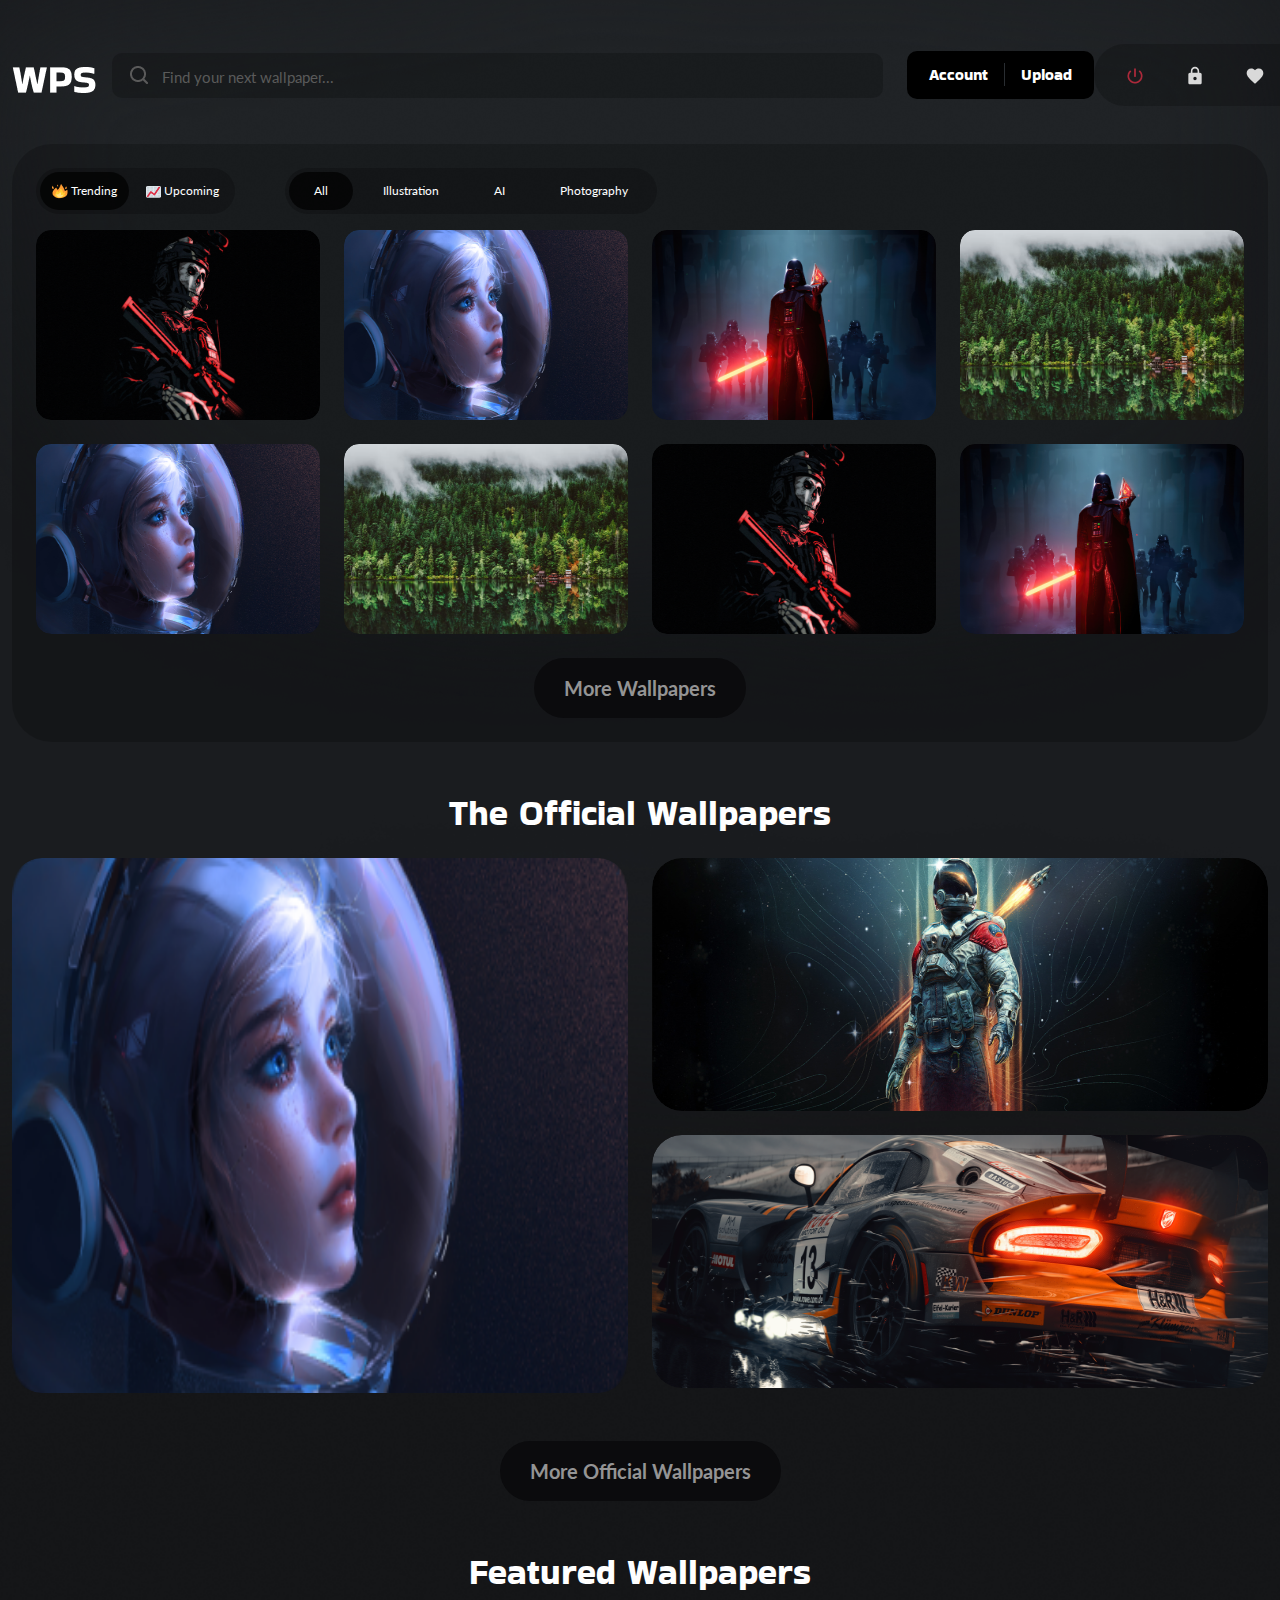
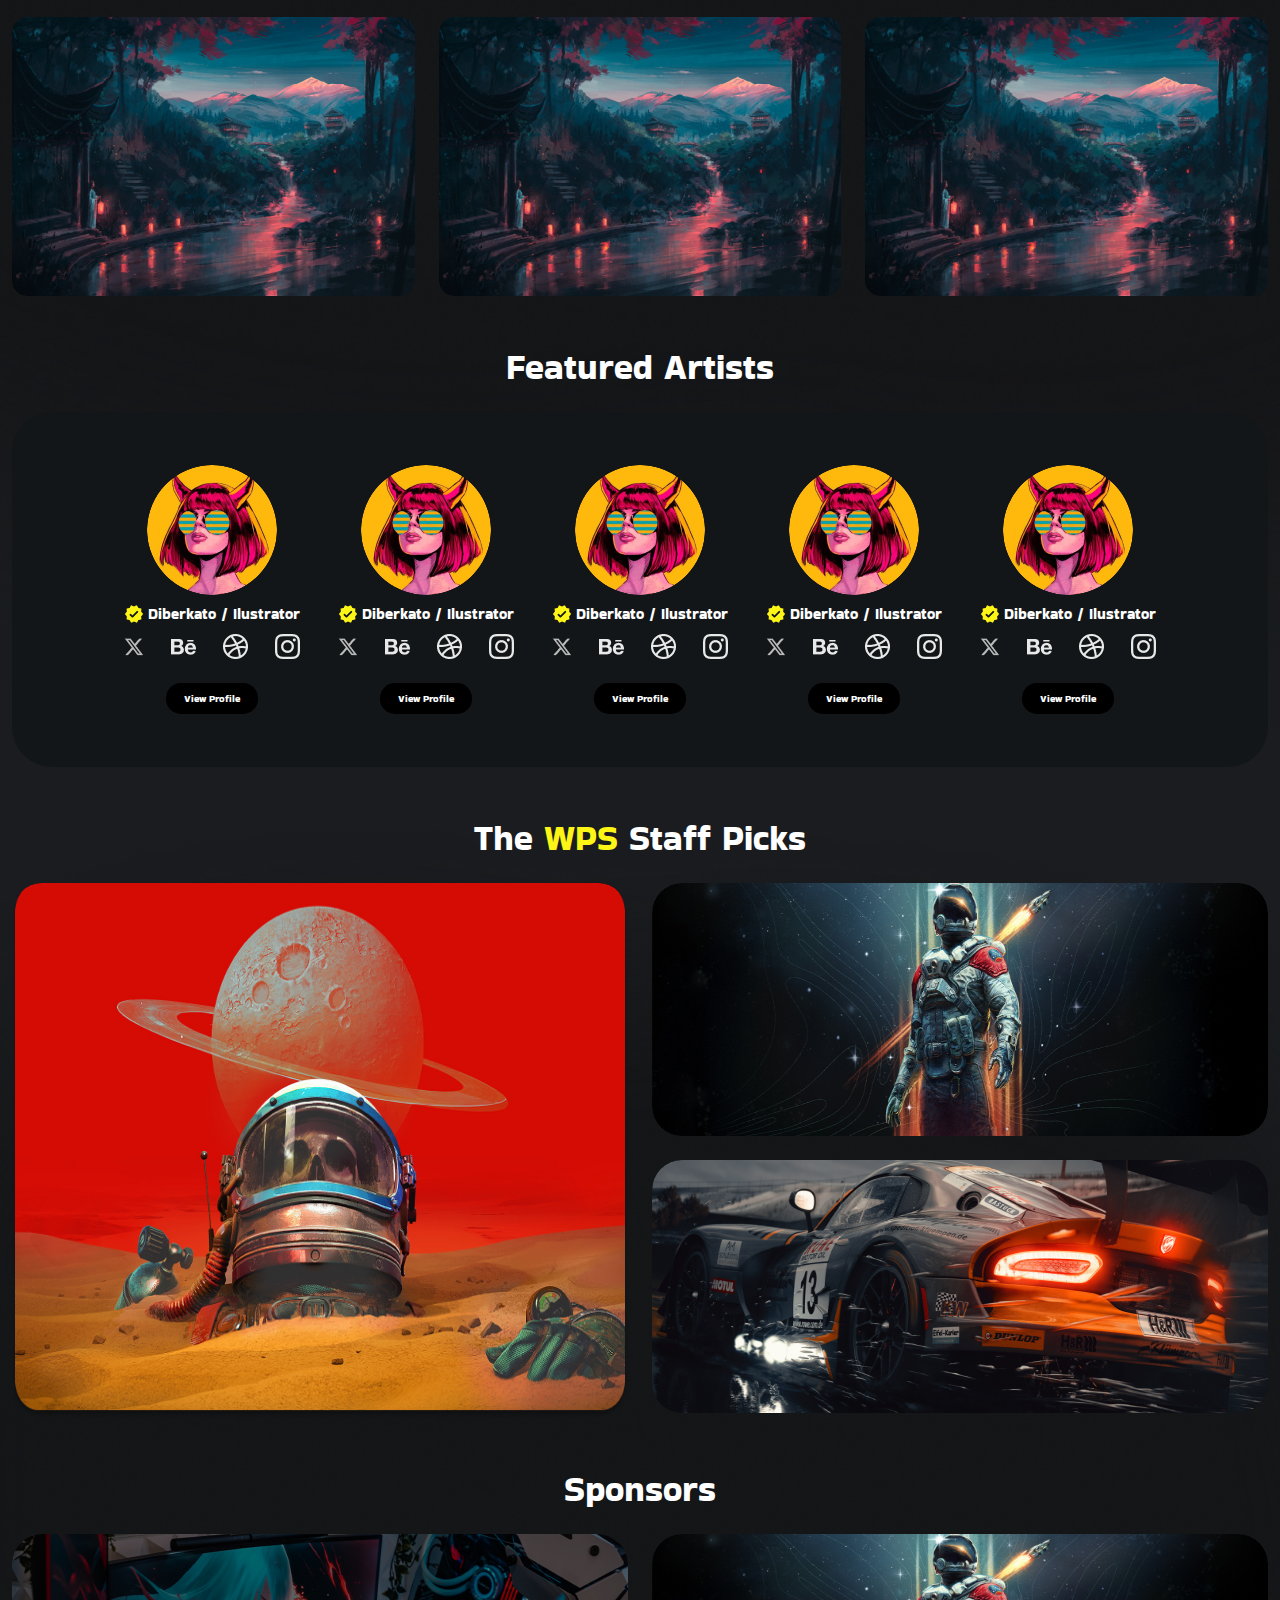
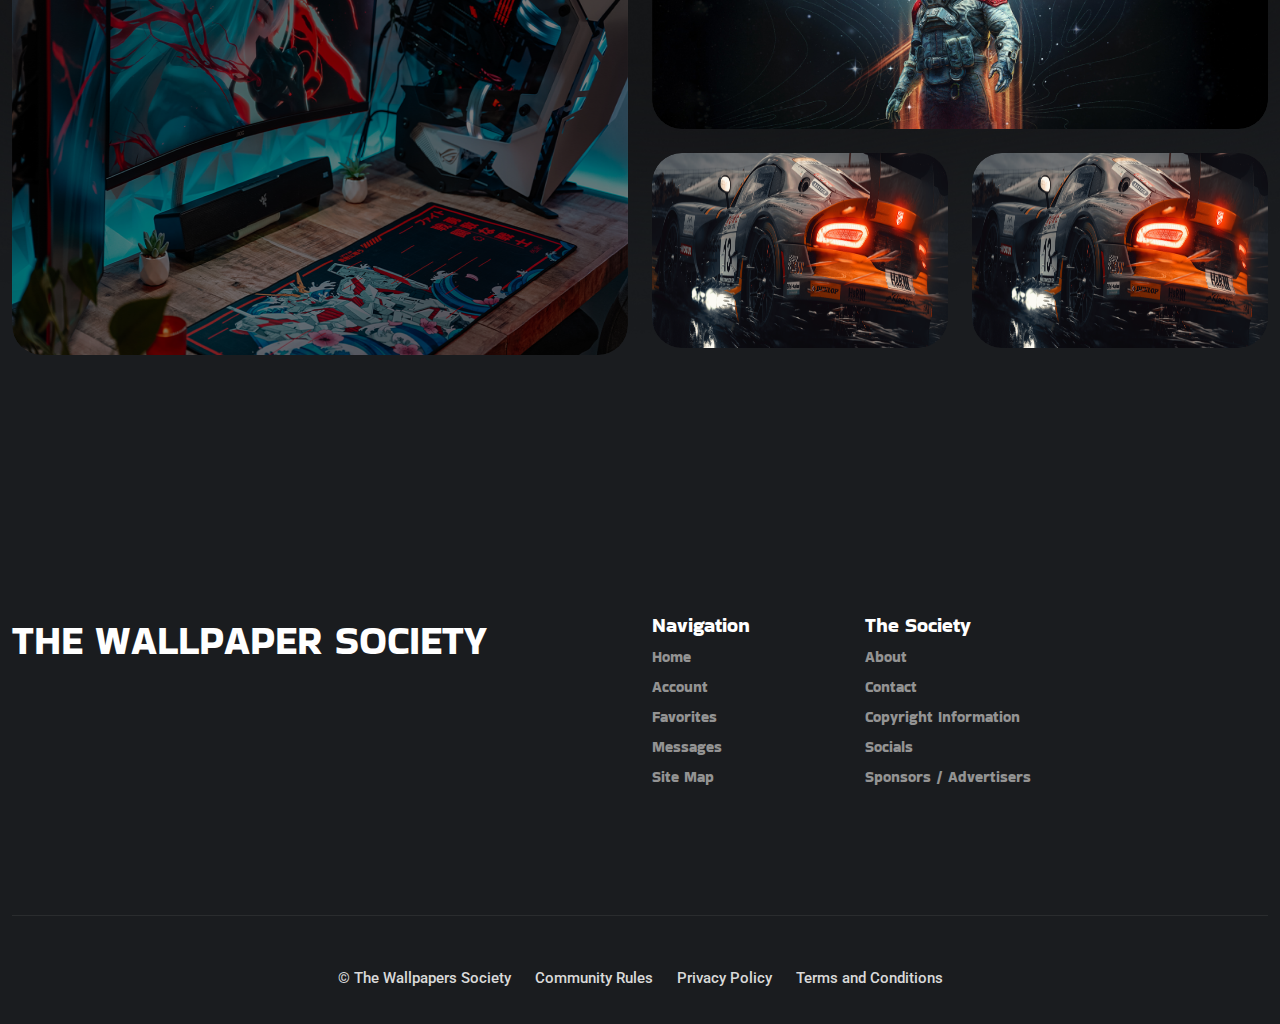
<file: index.html>
<!DOCTYPE html>
<html lang="en">

<head>
    <meta charset="UTF-8">
    <meta name="viewport" content="width=device-width, initial-scale=1.0">
    <link href="https://cdn.jsdelivr.net/npm/bootstrap@5.3.0/dist/css/bootstrap.min.css" rel="stylesheet">
    <link rel="stylesheet" href="https://cdnjs.cloudflare.com/ajax/libs/font-awesome/4.7.0/css/font-awesome.min.css">
    <link rel="shortcut icon" href="./assets/favicon.png" type="image/x-icon">
    <link rel="stylesheet" href="./css/style.css">
    <link rel="stylesheet" href="./css/responsive.css">
    <title>Home</title>
</head>

<body>
    <main>
        <div class="bgShadowTop">
            <header>
                <nav class="navbar navbar-expand-lg">
                    <div class="container">
                        <a class="navbar-brand" href="index.html">
                            <img src="./assets/logo.png" alt="Logo">
                        </a>
                        <button class="navbar-toggler" type="button" data-bs-toggle="collapse"
                            data-bs-target="#navbarSupportedContent" aria-controls="navbarSupportedContent"
                            aria-expanded="false" aria-label="Toggle navigation">
                            <span>
                                <i class="fa fa-bars"></i>
                            </span>
                        </button>
                        <div class="collapse navbar-collapse" id="navbarSupportedContent">
                            <ul class="navbar-nav me-auto mb-2 mb-lg-0 align-items-center">
                                <li class="nav-item">
                                    <form class="d-flex">
                                        <div class="searchNav">
                                            <input class="w-100" type="search"
                                                placeholder="Find your next wallpaper...">
                                        </div>
                                    </form>
                                </li>
                                <li class="nav-item">
                                    <ul class="navBg d-flex justify-content-center gap-3">
                                        <li class="accountParent">
                                            <a class="nav-link" href="#">Account</a>
                                            <div class="accountChild">
                                                <div class="row navBorder">
                                                    <div class="col-6">
                                                        <div class="childInner d-flex flex-column gap-3 text-nowrap"
                                                            style="border-right: 1px solid #292D31;">
                                                            <a href="login.html">
                                                                <span>
                                                                    <svg xmlns="http://www.w3.org/2000/svg" width="14"
                                                                        height="14" viewBox="0 0 14 14" fill="none">
                                                                        <path
                                                                            d="M6.66667 6.66667C8.50833 6.66667 10 5.175 10 3.33333C10 1.49167 8.50833 0 6.66667 0C4.825 0 3.33333 1.49167 3.33333 3.33333C3.33333 5.175 4.825 6.66667 6.66667 6.66667ZM6.66667 8.33333C4.44167 8.33333 0 9.45 0 11.6667V13.3333H13.3333V11.6667C13.3333 9.45 8.89167 8.33333 6.66667 8.33333Z"
                                                                            fill="white" />
                                                                    </svg>
                                                                </span>
                                                                Login
                                                            </a>
                                                            <a href="profile.html">Profile</a>
                                                            <a href="#">Favorites</a>
                                                            <a href="#">Collections</a>
                                                        </div>
                                                    </div>
                                                    <div class="col-6" s>
                                                        <div class="childInner d-flex flex-column gap-3 text-nowrap">
                                                            <a href="register.html">
                                                                <span>
                                                                    <svg xmlns="http://www.w3.org/2000/svg" width="17"
                                                                        height="15" viewBox="0 0 17 15" fill="none">
                                                                        <path fill-rule="evenodd" clip-rule="evenodd"
                                                                            d="M5.5 11.1663L8 8.71634C7.675 8.68301 7.43333 8.66634 7.16667 8.66634C4.94167 8.66634 0.5 9.78301 0.5 11.9997V13.6663H8L5.5 11.1663ZM7.16667 6.99967C9.00833 6.99967 10.5 5.50801 10.5 3.66634C10.5 1.82467 9.00833 0.333008 7.16667 0.333008C5.325 0.333008 3.83333 1.82467 3.83333 3.66634C3.83333 5.50801 5.325 6.99967 7.16667 6.99967Z"
                                                                            fill="white" />
                                                                        <path fill-rule="evenodd" clip-rule="evenodd"
                                                                            d="M10.8917 14.0827L8 11.166L9.16667 9.99102L10.8917 11.7243L15.1667 7.41602L16.3333 8.59102L10.8917 14.0827Z"
                                                                            fill="white" />
                                                                    </svg>
                                                                </span>
                                                                Register
                                                            </a>
                                                            <a href="#">Messages</a>
                                                            <a href="#">The Vault</a>
                                                            <a href="setting.html">Settings</a>
                                                        </div>
                                                    </div>
                                                </div>
                                                <button class="logoutBtn mx-auto">
                                                    <img src="./assets/logout.png" alt="Logout">
                                                    Log Out
                                                </button>
                                            </div>
                                        </li>
                                        <li>
                                            <span style="border-right: 1px solid #292D31;"></span>
                                        </li>
                                        <li>
                                            <a class="nav-link" href="#">Upload</a>
                                        </li>
                                    </ul>
                                </li>
                            </ul>
                            <div class="profileMenu">
                                <button>
                                    <img src="./assets/profileLogout.png" alt="Logout">
                                </button>

                                <a href="#" class="lock">
                                    <span>
                                        <svg xmlns="http://www.w3.org/2000/svg" width="20" height="20"
                                            viewBox="0 0 20 20" fill="none">
                                            <g clip-path="url(#clip0_1651_1279)">
                                                <path
                                                    d="M15.0002 6.66634H14.1668V4.99967C14.1668 2.69967 12.3002 0.833008 10.0002 0.833008C7.70016 0.833008 5.8335 2.69967 5.8335 4.99967V6.66634H5.00016C4.0835 6.66634 3.3335 7.41634 3.3335 8.33301V16.6663C3.3335 17.583 4.0835 18.333 5.00016 18.333H15.0002C15.9168 18.333 16.6668 17.583 16.6668 16.6663V8.33301C16.6668 7.41634 15.9168 6.66634 15.0002 6.66634ZM10.0002 14.1663C9.0835 14.1663 8.3335 13.4163 8.3335 12.4997C8.3335 11.583 9.0835 10.833 10.0002 10.833C10.9168 10.833 11.6668 11.583 11.6668 12.4997C11.6668 13.4163 10.9168 14.1663 10.0002 14.1663ZM12.5835 6.66634H7.41683V4.99967C7.41683 3.57467 8.57516 2.41634 10.0002 2.41634C11.4252 2.41634 12.5835 3.57467 12.5835 4.99967V6.66634Z"
                                                    fill="#D9D9D9" />
                                            </g>
                                            <defs>
                                                <clipPath id="clip0_1651_1279">
                                                    <rect width="20" height="20" fill="white" />
                                                </clipPath>
                                            </defs>
                                        </svg>
                                    </span>
                                </a>

                                <a href="#" class="favourite">
                                    <span>
                                        <svg xmlns="http://www.w3.org/2000/svg" width="20" height="20"
                                            viewBox="0 0 20 20" fill="none">
                                            <g clip-path="url(#clip0_1651_1280)">
                                                <path
                                                    d="M9.99984 17.7917L8.7915 16.6917C4.49984 12.8 1.6665 10.2333 1.6665 7.08333C1.6665 4.51667 3.68317 2.5 6.24984 2.5C7.69984 2.5 9.0915 3.175 9.99984 4.24167C10.9082 3.175 12.2998 2.5 13.7498 2.5C16.3165 2.5 18.3332 4.51667 18.3332 7.08333C18.3332 10.2333 15.4998 12.8 11.2082 16.7L9.99984 17.7917Z"
                                                    fill="#D9D9D9" />
                                            </g>
                                            <defs>
                                                <clipPath id="clip0_1651_1280">
                                                    <rect width="20" height="20" fill="white" />
                                                </clipPath>
                                            </defs>
                                        </svg>
                                    </span>
                                </a>

                                <a href="accountSetting.html" class="accSetting">
                                    <span>
                                        <svg xmlns="http://www.w3.org/2000/svg" width="20" height="20"
                                            viewBox="0 0 20 20" fill="none">
                                            <g clip-path="url(#clip0_1651_1277)">
                                                <path
                                                    d="M9.99984 1.66699C5.39984 1.66699 1.6665 5.40033 1.6665 10.0003C1.6665 14.6003 5.39984 18.3337 9.99984 18.3337C14.5998 18.3337 18.3332 14.6003 18.3332 10.0003C18.3332 5.40033 14.5998 1.66699 9.99984 1.66699ZM9.99984 4.16699C11.3832 4.16699 12.4998 5.28366 12.4998 6.66699C12.4998 8.05033 11.3832 9.16699 9.99984 9.16699C8.6165 9.16699 7.49984 8.05033 7.49984 6.66699C7.49984 5.28366 8.6165 4.16699 9.99984 4.16699ZM9.99984 16.0003C7.9165 16.0003 6.07484 14.9337 4.99984 13.317C5.02484 11.6587 8.33317 10.7503 9.99984 10.7503C11.6582 10.7503 14.9748 11.6587 14.9998 13.317C13.9248 14.9337 12.0832 16.0003 9.99984 16.0003Z"
                                                    fill="#D9D9D9" />
                                            </g>
                                            <defs>
                                                <clipPath id="clip0_1651_1277">
                                                    <rect width="20" height="20" fill="white" />
                                                </clipPath>
                                            </defs>
                                        </svg>
                                    </span>
                                </a>

                                <a href="profile.html">
                                    <div class="profileImg text-center">
                                        <img src="./assets/profile.png" alt="Profile Image">
                                    </div>
                                </a>
                            </div>
                        </div>
                    </div>
                </nav>
            </header>

            <!-- Trending Start -->
            <section>
                <div class="container">
                    <div class="trending all_mb">
                        <div class="trendingHeader d-flex flex-wrap justify-content-start align-items-center mb-3">
                            <div class="allBtn btnCustom">
                                <button class="allBtnActive">
                                    <img src="./assets/fire.png" alt="Trending">
                                    Trending
                                </button>
                                <button>
                                    <img src="./assets/chart.png" alt="Upcoming">
                                    Upcoming
                                </button>
                            </div>
                            <div class="allBtn">
                                <button class="allBtnActive">
                                    All
                                </button>
                                <button>
                                    Illustration
                                </button>
                                <button>
                                    AI
                                </button>
                                <button>
                                    Photography
                                </button>
                            </div>
                        </div>
                        <div class="trendingInner mb-4">
                            <div class="row gy-4">
                                <div class="col-12 col-md-3">
                                    <div class="tredImg">
                                        <a href="wallpaper.html">
                                            <img class="img-fluid" src="./assets/trending.png" alt="img">
                                        </a>
                                    </div>
                                </div>
                                <div class="col-12 col-md-3">
                                    <div class="tredImg">
                                        <a href="wallpaper.html">
                                            <img class="img-fluid" src="./assets/trending2.png" alt="img">
                                        </a>
                                    </div>
                                </div>
                                <div class="col-12 col-md-3">
                                    <div class="tredImg">
                                        <a href="wallpaper.html">
                                            <img class="img-fluid" src="./assets/trending3.png" alt="img">
                                        </a>
                                    </div>
                                </div>
                                <div class="col-12 col-md-3">
                                    <div class="tredImg">
                                        <a href="wallpaper.html">
                                            <img class="img-fluid" src="./assets/trending4.png" alt="img">
                                        </a>
                                    </div>
                                </div>
                                <div class="col-12 col-md-3">
                                    <div class="tredImg">
                                        <a href="wallpaper.html">
                                            <img class="img-fluid" src="./assets/trending2.png" alt="img">
                                        </a>
                                    </div>
                                </div>
                                <div class="col-12 col-md-3">
                                    <div class="tredImg">
                                        <a href="wallpaper.html">
                                            <img class="img-fluid" src="./assets/trending4.png" alt="img">
                                        </a>
                                    </div>
                                </div>
                                <div class="col-12 col-md-3">
                                    <div class="tredImg">
                                        <a href="wallpaper.html">
                                            <img class="img-fluid" src="./assets/trending.png" alt="img">
                                        </a>
                                    </div>
                                </div>
                                <div class="col-12 col-md-3">
                                    <div class="tredImg">
                                        <a href="wallpaper.html">
                                            <img class="img-fluid" src="./assets/trending3.png" alt="img">
                                        </a>
                                    </div>
                                </div>
                            </div>
                        </div>
                        <button class="moreBtn">
                            More Wallpapers
                        </button>
                    </div>
                </div>
            </section>
            <!-- Trending End -->
        </div>

        <div class="bgShadowMiddle">
            <!-- The Official Wallpapers Start -->
            <section>
                <div class="container all_mb">
                    <h2 class="mb-4">The Official Wallpapers</h2>
                    <div class="row gy-4">
                        <div class="col-12 col-md-6">
                            <div class="staff" style="height: 535px;">
                                <a href="#">
                                    <img class="img-fluid" src="./assets/trending2.png" alt="Img"
                                        style="height: 535px;" />
                                    <!-- <img class="img-fluid" src="./assets/official.png" alt="Img" style="height: 535px;" /> -->
                                </a>
                            </div>
                        </div>
                        <div class="col-12 col-md-6">
                            <div class="d-flex flex-column gap-4">
                                <div class="staff">
                                    <a href="#">
                                        <img class="img-fluid w-100" src="./assets/staff2.png" alt="Img"
                                            style="height: 253px;" />
                                    </a>
                                </div>
                                <div class="staff">
                                    <a href="#">
                                        <img class="img-fluid w-100" src="./assets/staff3.png" alt="Img"
                                            style="height: 253px;" />
                                    </a>
                                </div>
                            </div>
                        </div>
                    </div>
                    <button class="moreBtn mt-5">
                        More Official Wallpapers
                    </button>
                </div>
            </section>
            <!-- The Official Wallpapers End -->

            <!-- Featured Wallpapers Start -->
            <section>
                <div class="container">
                    <div class="feature all_mb">
                        <h2 class="mb-4">Featured Wallpapers</h2>
                        <div class="row gy-4">
                            <div class="col-12 col-md-6 col-lg-4">
                                <div class="tredImg">
                                    <a href="#">
                                        <img class="img-fluid w-100" src="./assets/feature.png" alt="img">
                                    </a>
                                </div>
                            </div>
                            <div class="col-12 col-md-6 col-lg-4">
                                <div class="tredImg">
                                    <a href="#">
                                        <img class="img-fluid w-100" src="./assets/feature.png" alt="img">
                                    </a>
                                </div>
                            </div>
                            <div class="col-12 col-md-6 col-lg-4">
                                <div class="tredImg">
                                    <a href="#">
                                        <img class="img-fluid w-100" src="./assets/feature.png" alt="img">
                                    </a>
                                </div>
                            </div>
                        </div>
                    </div>
                </div>
            </section>
            <!-- Featured Wallpapers End -->

            <!-- Featured Artists Start -->
            <section>
                <div class="container all_mb">
                    <h2 class="mb-4">Featured Artists</h2>
                    <div class="artist">
                        <div class="d-flex flex-column flex-lg-row justify-content-between align-items-center gap-4">
                            <div class="d-flex flex-column gap-2 align-items-center">
                                <div class="proImg overflow-hidden">
                                    <img class="mb-3" src="./assets/artist.png" alt="Profile" />
                                </div>
                                <div class="profileInner">
                                    <div class="d-flex justify-content-start gap-1 align-items-center mb-2">
                                        <img src="./assets/Verified.png" alt="img" />
                                        <p>Diberkato / Ilustrator</p>
                                    </div>
                                    <div class="d-flex justify-content-between align-items-center mb-3">
                                        <a href="#" class="overflow-hidden">
                                            <img src="./assets/twitter.png" alt="Twitter" />
                                        </a>
                                        <a href="#">
                                            <img src="./assets/behance.png" alt="Behance" />
                                        </a>
                                        <a href="#">
                                            <img src="./assets/dribble.png" alt="Dribble" />
                                        </a>
                                        <a href="#">
                                            <img src="./assets/instagram.png" alt="Instragram" />
                                        </a>
                                    </div>
                                </div>
                                <a class="viewProfile" href="#" style="font-size: 10px;">View Profile</a>
                            </div>
                            
                            <div class="d-flex flex-column gap-2 align-items-center">
                                <div class="proImg overflow-hidden">
                                    <img class="mb-3" src="./assets/artist.png" alt="Profile" />
                                </div>
                                <div class="profileInner">
                                    <div class="d-flex justify-content-start gap-1 align-items-center mb-2">
                                        <img src="./assets/Verified.png" alt="img" />
                                        <p>Diberkato / Ilustrator</p>
                                    </div>
                                    <div class="d-flex justify-content-between align-items-center mb-3">
                                        <a href="#" class="overflow-hidden">
                                            <img src="./assets/twitter.png" alt="Twitter" />
                                        </a>
                                        <a href="#">
                                            <img src="./assets/behance.png" alt="Behance" />
                                        </a>
                                        <a href="#">
                                            <img src="./assets/dribble.png" alt="Dribble" />
                                        </a>
                                        <a href="#">
                                            <img src="./assets/instagram.png" alt="Instragram" />
                                        </a>
                                    </div>
                                </div>
                                <a class="viewProfile" href="#" style="font-size: 10px;">View Profile</a>
                            </div>
                            <div class="d-flex flex-column gap-2 align-items-center">
                                <div class="proImg overflow-hidden">
                                    <img class="mb-3" src="./assets/artist.png" alt="Profile" />
                                </div>
                                <div class="profileInner">
                                    <div class="d-flex justify-content-start gap-1 align-items-center mb-2">
                                        <img src="./assets/Verified.png" alt="img" />
                                        <p>Diberkato / Ilustrator</p>
                                    </div>
                                    <div class="d-flex justify-content-between align-items-center mb-3">
                                        <a href="#" class="overflow-hidden">
                                            <img src="./assets/twitter.png" alt="Twitter" />
                                        </a>
                                        <a href="#">
                                            <img src="./assets/behance.png" alt="Behance" />
                                        </a>
                                        <a href="#">
                                            <img src="./assets/dribble.png" alt="Dribble" />
                                        </a>
                                        <a href="#">
                                            <img src="./assets/instagram.png" alt="Instragram" />
                                        </a>
                                    </div>
                                </div>
                                <a class="viewProfile" href="#" style="font-size: 10px;">View Profile</a>
                            </div>
                            <div class="d-flex flex-column gap-2 align-items-center">
                                <div class="proImg overflow-hidden">
                                    <img class="mb-3" src="./assets/artist.png" alt="Profile" />
                                </div>
                                <div class="profileInner">
                                    <div class="d-flex justify-content-start gap-1 align-items-center mb-2">
                                        <img src="./assets/Verified.png" alt="img" />
                                        <p>Diberkato / Ilustrator</p>
                                    </div>
                                    <div class="d-flex justify-content-between align-items-center mb-3">
                                        <a href="#" class="overflow-hidden">
                                            <img src="./assets/twitter.png" alt="Twitter" />
                                        </a>
                                        <a href="#">
                                            <img src="./assets/behance.png" alt="Behance" />
                                        </a>
                                        <a href="#">
                                            <img src="./assets/dribble.png" alt="Dribble" />
                                        </a>
                                        <a href="#">
                                            <img src="./assets/instagram.png" alt="Instragram" />
                                        </a>
                                    </div>
                                </div>
                                <a class="viewProfile" href="#" style="font-size: 10px;">View Profile</a>
                            </div>
                            <div class="d-flex flex-column gap-2 align-items-center">
                                <div class="proImg overflow-hidden">
                                    <img class="mb-3" src="./assets/artist.png" alt="Profile" />
                                </div>
                                <div class="profileInner">
                                    <div class="d-flex justify-content-start gap-1 align-items-center mb-2">
                                        <img src="./assets/Verified.png" alt="img" />
                                        <p>Diberkato / Ilustrator</p>
                                    </div>
                                    <div class="d-flex justify-content-between align-items-center mb-3">
                                        <a href="#" class="overflow-hidden">
                                            <img src="./assets/twitter.png" alt="Twitter" />
                                        </a>
                                        <a href="#">
                                            <img src="./assets/behance.png" alt="Behance" />
                                        </a>
                                        <a href="#">
                                            <img src="./assets/dribble.png" alt="Dribble" />
                                        </a>
                                        <a href="#">
                                            <img src="./assets/instagram.png" alt="Instragram" />
                                        </a>
                                    </div>
                                </div>
                                <a class="viewProfile" href="#" style="font-size: 10px;">View Profile</a>
                            </div>
                        </div>
                    </div>
                </div>
            </section>
            <!-- Featured Artists End -->
        </div>

        <div class="bgShadowbottom">
            <!-- The WPS Staff Picks Start -->
            <section>
                <div class="container all_mb">
                    <h2 class="mb-4">The <span style="color: #FDF516;">WPS</span> Staff Picks</h2>
                    <div class="row gy-4">
                        <div class="col-12 col-md-6">
                            <div class="staff w-100" style="height: 535px;">
                                <a href="#">
                                    <!-- <img class="img-fluid" src="./assets/trending2.png" alt="Img" style="height: 535px;" /> -->
                                    <img class="img-fluid w-100" src="./assets/staff.png" alt="Img" style="height: 535px;" />
                                </a>
                            </div>
                        </div>
                        <div class="col-12 col-md-6">
                            <div class="d-flex flex-column gap-4">
                                <div class="staff">
                                    <a href="#">
                                        <img class="img-fluid w-100" src="./assets/staff2.png" alt="Img"
                                            style="height: 253px;" />
                                    </a>
                                </div>
                                <div class="staff">
                                    <a href="#">
                                        <img class="img-fluid w-100" src="./assets/staff3.png" alt="Img"
                                            style="height: 253px;" />
                                    </a>
                                </div>
                            </div>
                        </div>
                    </div>
                </div>
            </section>
            <!-- The WPS Staff Picks End -->

            <!-- Sponsors Start -->
            <section>
                <div class="container">
                    <h2 class="mb-4">Sponsors</h2>
                    <div class="row gy-4">
                        <div class="col-12 col-md-6">
                            <div class="staff" style="height: 421px;">
                                <img class="img-fluid" src="./assets/sponser.png" alt="Img" style="height: 421px;" />
                            </div>
                        </div>
                        <div class="col-12 col-md-6">
                            <div class="d-flex flex-column gap-4">
                                <div class="staff">
                                    <img class="img-fluid" src="./assets/staff2.png" alt="Img" style="height: 195px;" />
                                </div>
                                <div class="d-flex justify-content-between gap-4 align-items-center">
                                    <div class="staff">
                                        <img class="img-fluid" src="./assets/staff3.png" alt="Img"
                                            style="height: 195px;" />
                                    </div>
                                    <div class="staff">
                                        <img class="img-fluid" src="./assets/staff3.png" alt="Img"
                                            style="height: 195px;" />
                                    </div>
                                </div>
                            </div>
                        </div>
                    </div>
                </div>
            </section>
            <!-- Sponsors End -->
        </div>
    </main>

    <footer>
        <div class="container">
            <div class="row gy-2 text-center text-md-start">
                <div class="col-12 col-md-6">
                    <p>THE WALLPAPER SOCIETY</p>
                </div>
                <div class="col-12 col-md-2">
                    <ul>
                        <li>Navigation</li>
                        <li><a href="#">Home</a></li>
                        <li><a href="#">Account</a></li>
                        <li><a href="#">Favorites</a></li>
                        <li><a href="#">Messages</a></li>
                        <li><a href="#">Site Map</a></li>
                    </ul>
                </div>

                <div class="col-12 col-md-2">
                    <ul>
                        <li>The Society</li>
                        <li><a href="#">About</a></li>
                        <li><a href="#">Contact</a></li>
                        <li><a href="#">Copyright Information</a></li>
                        <li><a href="#">Socials</a></li>
                        <li><a href="#">Sponsors / Advertisers</a></li>
                    </ul>
                </div>
            </div>
            <hr>
            <div class="footerBottom d-flex flex-column flex-lg-row justify-content-center align-items-center gap-4">
                <span>© The Wallpapers Society</span>
                <span><a href="#">Community Rules</a></span>
                <span><a href="#">Privacy Policy</a></span>
                <span><a href="#">Terms and Conditions</a></span>
            
            </div>
        </div>
    </footer>


    <script src="https://cdn.jsdelivr.net/npm/bootstrap@5.3.0/dist/js/bootstrap.bundle.min.js"></script>
</body>

</html>
</file>
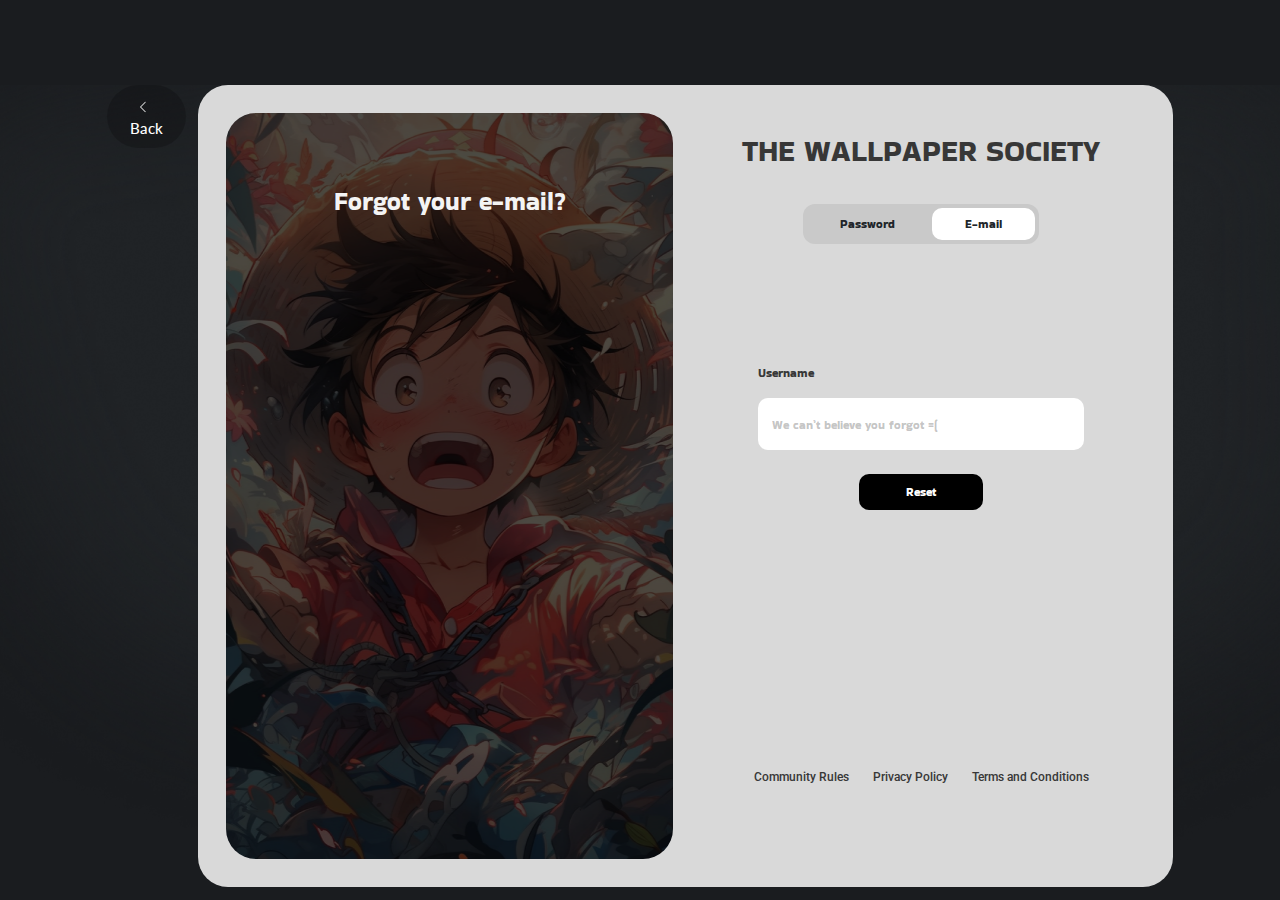
<file: forgetemail.html>
<!DOCTYPE html>
<html lang="en">

<head>
    <meta charset="UTF-8">
    <meta name="viewport" content="width=device-width, initial-scale=1.0">
    <link href="https://cdn.jsdelivr.net/npm/bootstrap@5.3.0/dist/css/bootstrap.min.css" rel="stylesheet">
    <link rel="stylesheet" href="https://cdnjs.cloudflare.com/ajax/libs/font-awesome/4.7.0/css/font-awesome.min.css">
    <link rel="shortcut icon" href="./assets/favicon.png" type="image/x-icon">
    <link rel="stylesheet" href="./css/style.css">
    <link rel="stylesheet" href="./css/responsive.css">
    <title>Forger Email</title>
</head>

<body>
    <div class="bgShadowTop">
        <div class="authShadowBottom">
            <div class="mt_85 container auth_Container">
                <div class="row">
                    <div class="col-1 pe-0">
                        <div class="text-center">
                            <a class="backBtn" href="index.html">
                                <img class="me-2" src="./assets/left_light.png" alt="Left Arrow">Back
                            </a>
                        </div>
                    </div>
                    <div class="col-11">
                        <div class="brightBg">
                            <div class="row">
                                <div class="col-6">
                                    <div class="imgLogin" style="background-image: url('./assets/forget.png');">
                                        <p class="text-center">
                                            Forgot your e-mail?
                                        </p>
                                    </div>
                                </div>
                                <div class="col-6">
                                    <div class="d-flex flex-column justify-content-center align-items-center">
                                        <h1>
                                            THE WALLPAPER SOCIETY
                                        </h1>
                                        <div class="authtab text-center mx-auto" style="margin-bottom: 120px;">
                                            <!-- <button class="tabInner tabActive">Password</button> -->
                                            <!-- <button class="tabInner">E-mail</button> -->
                                            <button class="tabInner">
                                                <a class="text-dark" href="forgetpassword.html">Password</a>
                                            </button>
                                            <button class="tabInner tabActive">
                                                <a class="text-dark" href="forgetemail.html">E-mail</a>
                                            </button>
                                        </div>
                                        <form action="" style="margin-bottom: 250px;">
                                            <label for="username">Username</label>
                                            <input type="text" name="username" id="username"
                                                placeholder="We can’t believe you forgot =(">
        
                                            <div class="text-center mt-4">
                                                <button class="darkBtn mb-2">
                                                    <a class="text-white" href="main.html">
                                                        Reset
                                                    </a>
                                                </button>
                                            </div>
                                        </form>
                                        <div class="community d-flex justify-content-center gap-4 align-items-center">
                                            <a href="#">Community Rules</a>
                                            <a href="#">Privacy Policy</a>
                                            <a href="#">Terms and Conditions</a>
                                        </div>
                                    </div>
                                </div>
                            </div>
                        </div>
                    </div>
                </div>
            </div>
        </div>
    </div>


    <script src="https://cdn.jsdelivr.net/npm/bootstrap@5.3.0/dist/js/bootstrap.bundle.min.js"></script>
</body>

</html>
</file>
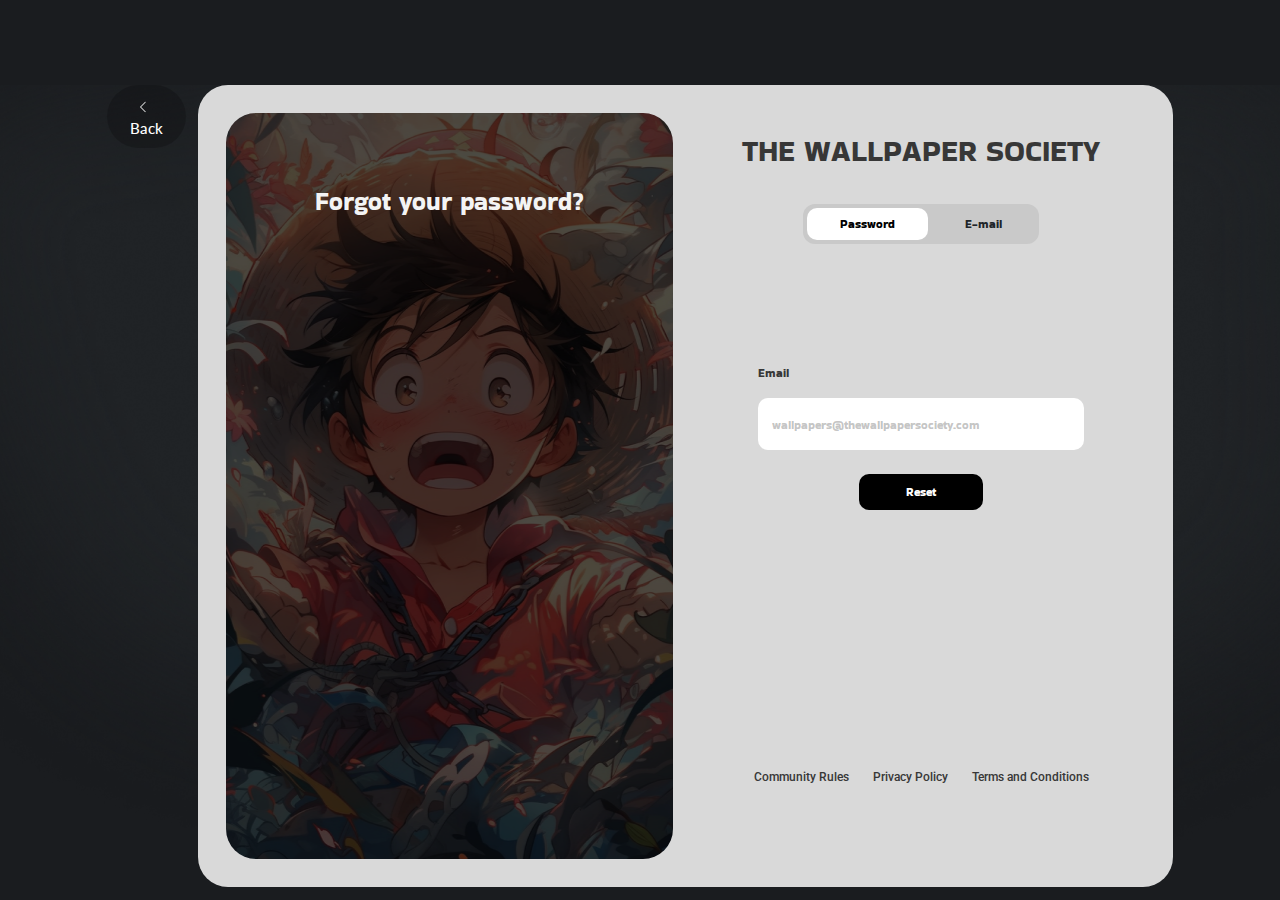
<file: forgetpassword.html>
<!DOCTYPE html>
<html lang="en">

<head>
    <meta charset="UTF-8">
    <meta name="viewport" content="width=device-width, initial-scale=1.0">
    <link href="https://cdn.jsdelivr.net/npm/bootstrap@5.3.0/dist/css/bootstrap.min.css" rel="stylesheet">
    <link rel="stylesheet" href="https://cdnjs.cloudflare.com/ajax/libs/font-awesome/4.7.0/css/font-awesome.min.css">
    <link rel="shortcut icon" href="./assets/favicon.png" type="image/x-icon">
    <link rel="stylesheet" href="./css/style.css">
    <link rel="stylesheet" href="./css/responsive.css">
    <title>Forger Password</title>
</head>

<body>
    <div class="bgShadowTop">
        <div class="authShadowBottom">
            <div class="mt_85 container auth_Container">
                <div class="row">
                    <div class="col-1 pe-0">
                        <div class="text-center">
                            <a class="backBtn" href="index.html">
                                <img class="me-2" src="./assets/left_light.png" alt="Left Arrow">Back
                            </a>
                        </div>
                    </div>
                    <div class="col-11">
                        <div class="brightBg">
                            <div class="row">
                                <div class="col-6">
                                    <div class="imgLogin" style="background-image: url('./assets/forget.png');">
                                        <p class="text-center">
                                            Forgot your password?
                                        </p>
                                    </div>
                                </div>
                                <div class="col-6">
                                    <div class="d-flex flex-column justify-content-center align-items-center">
                                        <h1>
                                            THE WALLPAPER SOCIETY
                                        </h1>
                                        <div class="authtab text-center mx-auto" style="margin-bottom: 120px;">
                                            <button class="tabInner tabActive">Password</button>
                                            <!-- <button class="tabInner">E-mail</button> -->
                                            <button class="tabInner">
                                                <a class="text-dark" href="forgetemail.html">E-mail</a>
                                            </button>
                                        </div>
                                        <form action="" style="margin-bottom: 250px;">
                                            <label for="email">Email</label>
                                            <input class="" type="mail" name="email" id="email"
                                                placeholder="wallpapers@thewallpapersociety.com">
                
                                            <div class="text-center mt-4">
                                                <button class="darkBtn mb-2">
                                                    <a class="text-white" href="forgetpasswordstep2.html">
                                                        Reset
                                                    </a>
                                                </button>
                                            </div>
                                        </form>
                                        <div class="community d-flex justify-content-center gap-4 align-items-center">
                                            <a href="#">Community Rules</a>
                                            <a href="#">Privacy Policy</a>
                                            <a href="#">Terms and Conditions</a>
                                        </div>
                                    </div>
                                </div>
                            </div>
                        </div>
                    </div>
                </div>
            </div>
        </div>
    </div>


    <script src="https://cdn.jsdelivr.net/npm/bootstrap@5.3.0/dist/js/bootstrap.bundle.min.js"></script>
</body>

</html>
</file>
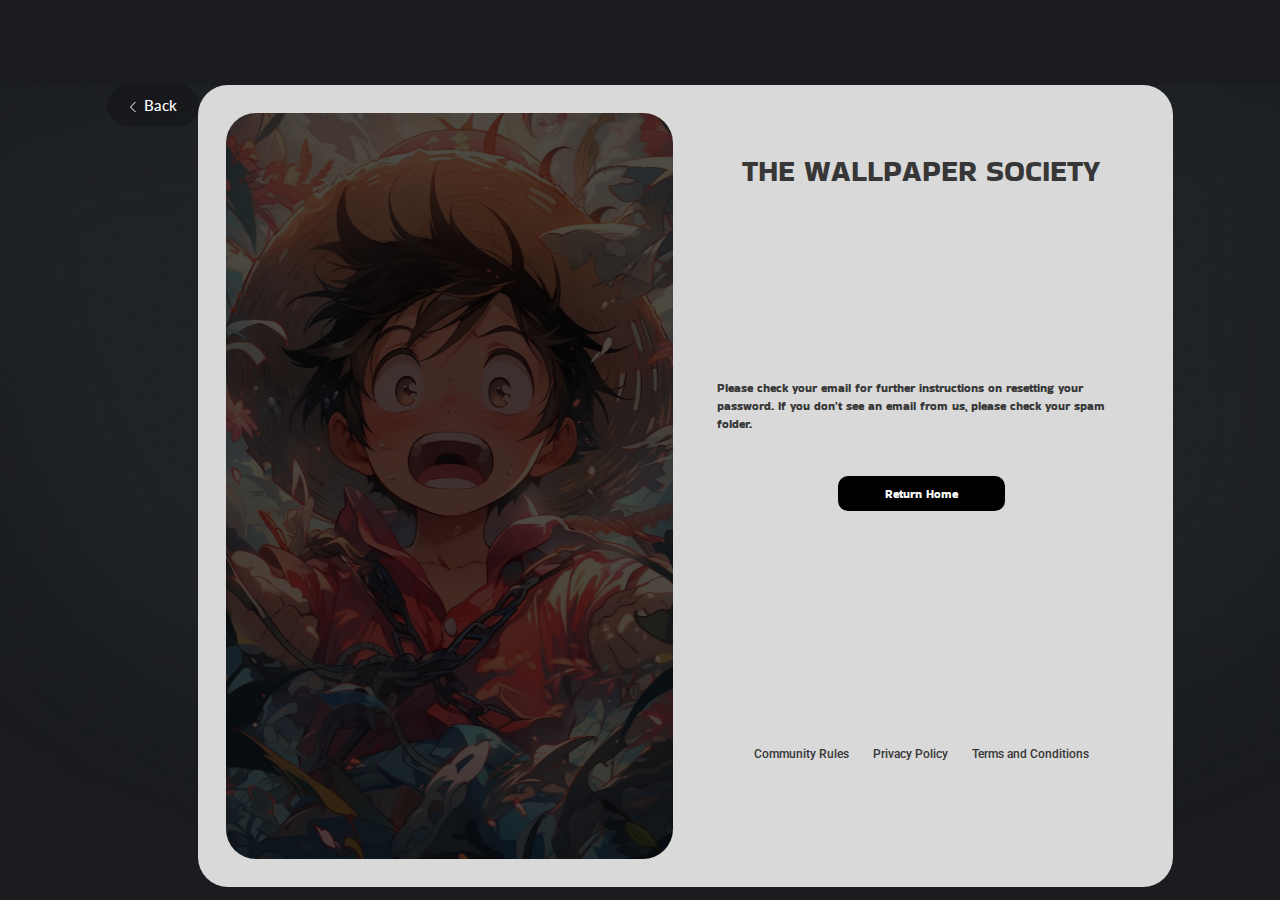
<file: forgetpasswordstep2.html>
<!DOCTYPE html>
<html lang="en">

<head>
    <meta charset="UTF-8">
    <meta name="viewport" content="width=device-width, initial-scale=1.0">
    <link href="https://cdn.jsdelivr.net/npm/bootstrap@5.3.0/dist/css/bootstrap.min.css" rel="stylesheet">
    <link rel="stylesheet" href="https://cdnjs.cloudflare.com/ajax/libs/font-awesome/4.7.0/css/font-awesome.min.css">
    <link rel="shortcut icon" href="./assets/favicon.png" type="image/x-icon">
    <link rel="stylesheet" href="./css/style.css">
    <link rel="stylesheet" href="./css/responsive.css">
    <title>Forger Password</title>
</head>

<body>
    <div class="bgShadowTop">
        <div class="authShadowBottom">
            <div class="mt_85 container auth_Container">
                <div class="row">
                    <div class="col-1 pe-0">
                        <div class="text-center">
                            <a class="backBtn text-nowrap" href="forgetpassword.html">
                                <img class="me-2" src="./assets/left_light.png" alt="Left Arrow">Back
                            </a>
                        </div>
                    </div>
                    <div class="col-11">
                        <div class="brightBg">
                            <div class="row">
                                <div class="col-6">
                                    <div class="imgLogin " style="background-image: url('./assets/forget.png');">
                                    </div>
                                </div>
        
                                <div class="col-6">
                                    <div style="padding: 20px;">
                                        <h1>
                                            THE WALLPAPER SOCIETY
                                        </h1>
                                        <div>
                                            <div style="margin-bottom: 240px;">
                                                <p class="fontBak" style="margin-top: 190px; font-size: 12px; color: #373737;">
                                                    Please check your email for further instructions on resetting your
                                                    password. If you don't
                                                    see an
                                                    email from us, please check your spam folder.
                                                </p>
                                                <div class="text-center mt-5">
                                                    <a class="text-white darkBtn" href="index.html">
                                                        Return Home
                                                    </a>
                                                </div>
                                            </div>
        
                                            <div class="community d-flex justify-content-center gap-4 align-items-center">
                                                <a href="#">Community Rules</a>
                                                <a href="#">Privacy Policy</a>
                                                <a href="#">Terms and Conditions</a>
                                            </div>
                                        </div>
                                    </div>
                                </div>
                            </div>
                        </div>
                    </div>
                </div>
            </div>
        </div>
    </div>


    <script src="https://cdn.jsdelivr.net/npm/bootstrap@5.3.0/dist/js/bootstrap.bundle.min.js"></script>
</body>

</html>
</file>
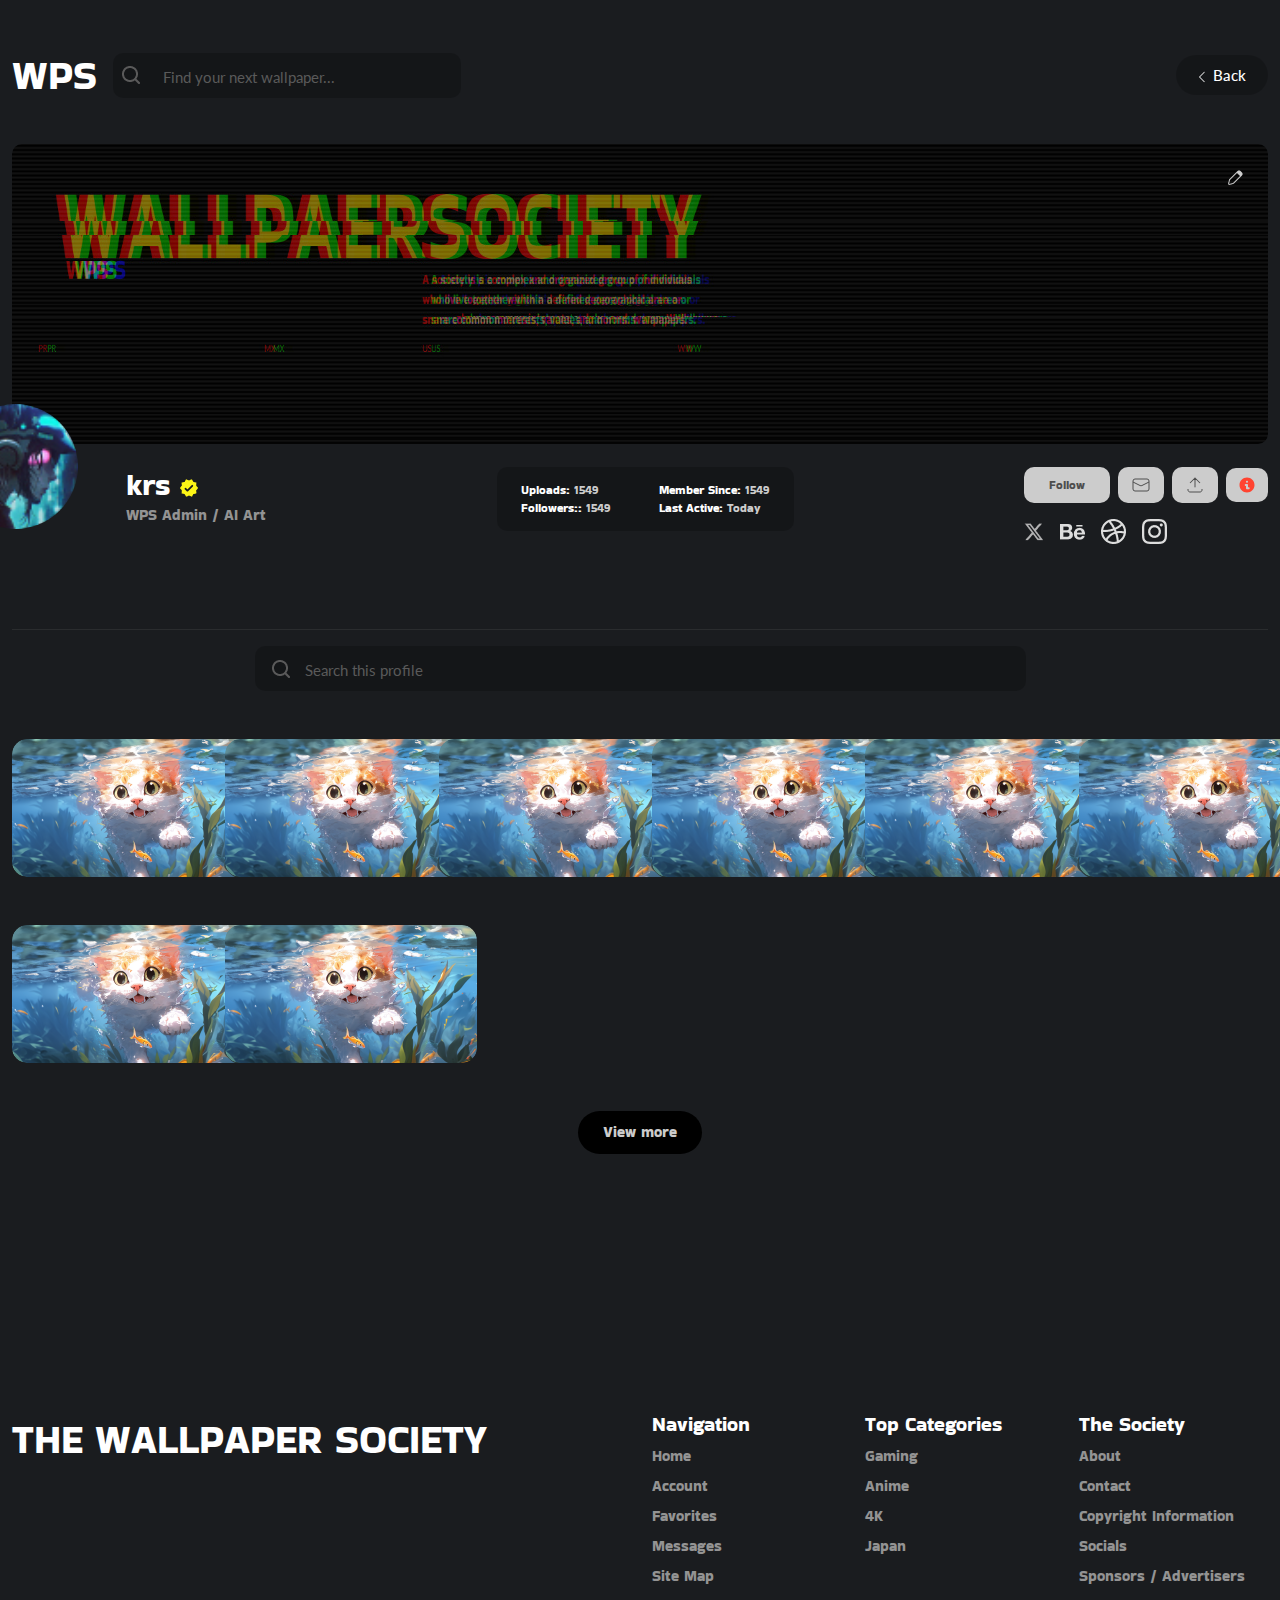
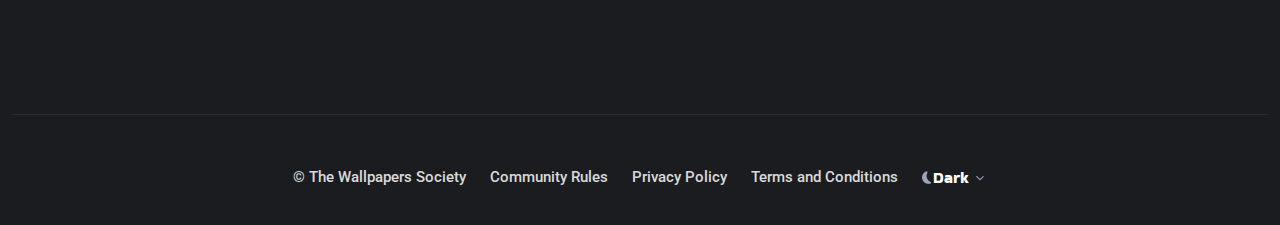
<file: profile.html>
<!DOCTYPE html>
<html lang="en">

<head>
    <meta charset="UTF-8">
    <meta name="viewport" content="width=device-width, initial-scale=1.0">
    <link href="https://cdn.jsdelivr.net/npm/bootstrap@5.3.0/dist/css/bootstrap.min.css" rel="stylesheet">
    <link rel="stylesheet" href="https://cdnjs.cloudflare.com/ajax/libs/font-awesome/4.7.0/css/font-awesome.min.css">
    <link rel="shortcut icon" href="./assets/favicon.png" type="image/x-icon">
    <link rel="stylesheet" href="./css/style.css">
    <link rel="stylesheet" href="./css/responsive.css">
    <title>Profile</title>
</head>

<body>
    <main>
        <header>
            <nav class="navbar navbar-expand-lg">
                <div class="container search_Container">
                    <a class="navbar-brand" href="index.html">WPS</a>
                    <button class="navbar-toggler" type="button" data-bs-toggle="collapse"
                        data-bs-target="#navbarSupportedContent" aria-controls="navbarSupportedContent"
                        aria-expanded="false" aria-label="Toggle navigation">
                        <span>
                            <i class="fa fa-bars"></i>
                        </span>
                    </button>
                    <div class="collapse navbar-collapse" id="navbarSupportedContent">
                        <ul class="navbar-nav me-auto mb-2 mb-lg-0 align-items-center">
                            <li class="nav-item">
                                <form class="d-flex">
                                    <div class="searchNav" style="max-width: 348px !important;">
                                        <input class="w-100" type="search" placeholder="Find your next wallpaper...">
                                    </div>
                                </form>
                            </li>
                        </ul>
                        <a class="backBtn" href="main.html">
                            <img class="me-2" src="./assets/left_light.png" alt="Left Arrow">Back
                        </a>
                    </div>
                </div>
            </nav>
        </header>

        <section>
            <div class="container search_Container">
                <div class="coverImg">
                    <img class="cover_photo w-100 img-fluid" src="./assets/cover_photo.png" alt="Cover image">
                    <button>
                        <img src="./assets/edit_cover.png" alt="Edit">
                    </button>
                    <div class="profile_photo">
                        <img src="./assets/profile.png" alt="Profile">
                    </div>
                </div>
                <div class="profileDetail d-flex justify-content-between align-items-start">
                    <div>
                        <h3 class="text-start text-white">
                            krs
                            <img src="./assets/Verified.png" alt="Verified">
                        </h3>
                        <span class="fontBak">WPS Admin / AI Art</span>
                    </div>
                    <div class="update_follower d-flex justify-content-between align-items-center gap-5">
                        <div>
                            <p class="fontBak">Uploads: <span style="color: #ccc;">1549</span></p>
                            <p class="fontBak">Followers:: <span style="color: #ccc;">1549</span></p>
                        </div>
                        <div>
                            <p class="fontBak">Member Since: <span style="color: #ccc;">1549</span></p>
                            <p class="fontBak">Last Active: <span style="color: #ccc;">Today</span></p>
                        </div>
                    </div>
                    <div class="d-flex flex-column gap-3">
                        <div class="d-flex justify-content-between align-items-center gap-2">
                            <div class="followBtn">
                                <button class="fontBak">
                                    Follow
                                </button>

                                <div class="shareProfile d-flex flex-column gap-3 align-items-center">
                                    <p class="fontBak">Share this profile with friends</p>
                                    <div class="d-flex justify-content-between align-items-center gap-4">
                                        <button class="d-flex flex-column gap-1 align-items-center">
                                            <img src="./assets/twitter.png" alt="Twitter">
                                            X
                                        </button>
                                        <button class="d-flex flex-column gap-1 align-items-center">
                                            <img src="./assets/fb.png" alt="Facebook">
                                            Facebook
                                        </button>
                                        <button class="d-flex flex-column gap-1 align-items-center">
                                            <img src="./assets/whatsapp.png" alt="WhatsApp">
                                            WhatsApp
                                        </button>
                                        <button class="d-flex flex-column gap-1 align-items-center">
                                            <img src="./assets/discord.png" alt="Discord">
                                            Discord
                                        </button>
                                        <button class="d-flex flex-column gap-1 align-items-center">
                                            <img src="./assets/email.png" alt="Email">
                                            Email
                                        </button>
                                        <button class="d-flex flex-column gap-1 align-items-center">
                                            <img src="./assets/link.png" alt="Copy Link">
                                            Copy Link
                                        </button>
                                    </div>
                                </div>
                            </div>
                            <div>
                                <button class="msgBtn" data-bs-toggle="modal" data-bs-target="#exampleModal">
                                    <span>
                                        <svg xmlns="http://www.w3.org/2000/svg" width="24" height="24"
                                            viewBox="0 0 24 24" fill="none">
                                            <rect x="4" y="6" width="16" height="12" rx="2" stroke="#4E4E4E" />
                                            <path
                                                d="M4 9L11.1056 12.5528C11.6686 12.8343 12.3314 12.8343 12.8944 12.5528L20 9"
                                                stroke="#4E4E4E" />
                                        </svg>
                                    </span>
                                </button>
                                <!-- Message Modal Start -->
                                <div class="modal fade" id="exampleModal" tabindex="-1"
                                    aria-labelledby="exampleModalLabel" aria-hidden="true">
                                    <div class="modal-dialog  modal-dialog-centered">
                                        <div class="modal-content">
                                            <div class="d-flex justify-content-end">
                                                <button type="button" class="modalClose" data-bs-dismiss="modal"
                                                    aria-label="Close">
                                                    <img src="./assets/clear.png" alt="close">
                                                </button>
                                            </div>
                                            <div class="msgModal">
                                                <h4 class="fontBak mb-2">Send a message</h4>
                                                <p class="fontBak mb-4">
                                                    Please be sure to familiarize yourself with the site rules before
                                                    composing your message
                                                </p>
                                                <form action="">
                                                    <label for="message" class="fontBak mb-2">Message</label>
                                                    <textarea name="message" id="message" cols="30" rows="7"
                                                        placeholder="Write the details here..."></textarea>

                                                    <div class="d-flex flex-column align-items-center gap-3">
                                                        <button class="sendBtn fontBak">
                                                            Send Message
                                                        </button>
                                                        <button class="cancleBtn fontBak" >
                                                            Cancel
                                                        </button>
                                                    </div>
                                                </form>
                                            </div>
                                        </div>
                                    </div>
                                </div>
                                <!-- Message Modal End -->
                            </div>
                            <button class="msgBtn">
                                <span>
                                    <svg xmlns="http://www.w3.org/2000/svg" width="24" height="24" viewBox="0 0 24 24"
                                        fill="none">
                                        <path
                                            d="M12 5L11.6464 4.64645L12 4.29289L12.3536 4.64645L12 5ZM12.5 14C12.5 14.2761 12.2761 14.5 12 14.5C11.7239 14.5 11.5 14.2761 11.5 14L12.5 14ZM6.64645 9.64645L11.6464 4.64645L12.3536 5.35355L7.35355 10.3536L6.64645 9.64645ZM12.3536 4.64645L17.3536 9.64645L16.6464 10.3536L11.6464 5.35355L12.3536 4.64645ZM12.5 5L12.5 14L11.5 14L11.5 5L12.5 5Z"
                                            fill="#4E4E4E" />
                                        <path
                                            d="M5 16L5 17C5 18.1046 5.89543 19 7 19L17 19C18.1046 19 19 18.1046 19 17V16"
                                            stroke="#4E4E4E" />
                                    </svg>
                                </span>
                            </button>
                            <button class="msgBtn">
                                <span>
                                    <svg xmlns="http://www.w3.org/2000/svg" width="20" height="20" viewBox="0 0 20 20"
                                        fill="none">
                                        <path fill-rule="evenodd" clip-rule="evenodd"
                                            d="M10 17.5C5.85786 17.5 2.5 14.1421 2.5 10C2.5 5.85786 5.85786 2.5 10 2.5C14.1421 2.5 17.5 5.85786 17.5 10C17.5 14.1421 14.1421 17.5 10 17.5ZM10 5.66667C9.44772 5.66667 9.00001 6.11438 9.00001 6.66667C9.00001 7.21895 9.44772 7.66667 10 7.66667H10.0083C10.5606 7.66667 11.0083 7.21895 11.0083 6.66667C11.0083 6.11438 10.5606 5.66667 10.0083 5.66667H10ZM8.75 9C8.19772 9 7.75 9.44772 7.75 10C7.75 10.5523 8.19772 11 8.75 11H9V13.3333C9 13.8856 9.44772 14.3333 10 14.3333H11.6667C12.219 14.3333 12.6667 13.8856 12.6667 13.3333C12.6667 12.781 12.219 12.3333 11.6667 12.3333H11V10C11 9.44772 10.5523 9 10 9H8.75Z"
                                            fill="#FF4330" />
                                    </svg>
                                </span>
                            </button>
                        </div>
                        <div class="share">
                            <div class="d-flex justify-content-start align-items-center gap-3">
                                <a href="#" class="overflow-hidden">
                                    <img src="./assets/twitter.png" alt="Twitter" />
                                </a>
                                <a href="#">
                                    <img src="./assets/behance.png" alt="Behance" />
                                </a>
                                <a href="#">
                                    <img src="./assets/dribble.png" alt="Dribble" />
                                </a>
                                <a href="#">
                                    <img src="./assets/instagram.png" alt="Instragram" />
                                </a>
                            </div>
                        </div>
                    </div>

                </div>

                <hr class="w-100">
            </div>
        </section>

        <section>
            <div class="container search_Container">
                <form action="" class="mb-5">
                    <div class="searchNav mx-auto">
                        <input class="w-100" type="search" placeholder="Search this profile">
                    </div>
                </form>
                <div class="row align-items-center gy-5 mb-5">
                    <div class="col-12 col-md-2">
                        <div class="tredImg ownWall text-center">
                            <a href="wallpaper.html">
                                <img class="img-fluid ownWall" src="./assets/kitten.png" alt="img">
                            </a>
                        </div>
                    </div>
                    <div class="col-12 col-md-2">
                        <div class="tredImg ownWall text-center">
                            <a href="wallpaper.html">
                                <img class="img-fluid ownWall" class="img-fluid" src="./assets/kitten.png" alt="img">
                            </a>
                        </div>
                    </div>
                    <div class="col-12 col-md-2">
                        <div class="tredImg ownWall text-center">
                            <a href="wallpaper.html">
                                <img class="img-fluid ownWall" class="img-fluid" src="./assets/kitten.png" alt="img">
                            </a>
                        </div>
                    </div>
                    <div class="col-12 col-md-2">
                        <div class="tredImg ownWall text-center">
                            <a href="wallpaper.html">
                                <img class="ownWall img-fluid" src="./assets/kitten.png" alt="img">
                            </a>
                        </div>
                    </div>
                    <div class="col-12 col-md-2">
                        <div class="tredImg ownWall text-center">
                            <a href="wallpaper.html">
                                <img class="img-fluid ownWall" src="./assets/kitten.png" alt="img">
                            </a>
                        </div>
                    </div>
                    <div class="col-12 col-md-2">
                        <div class="tredImg ownWall text-center">
                            <a href="wallpaper.html">
                                <img class="ownWall img-fluid" src="./assets/kitten.png" alt="img">
                            </a>
                        </div>
                    </div>
                    <div class="col-12 col-md-2">
                        <div class="tredImg ownWall text-center">
                            <a href="wallpaper.html">
                                <img class="ownWall img-fluid" src="./assets/kitten.png" alt="img">
                            </a>
                        </div>
                    </div>
                    <div class="col-12 col-md-2">
                        <div class="tredImg ownWall text-center">
                            <a href="wallpaper.html">
                                <img class="ownWall img-fluid" src="./assets/kitten.png" alt="img">
                            </a>
                        </div>
                    </div>
                </div>
                <div>
                    <span class="d-block text-center">
                        <button class="loadBtn fontBak">View more</button>
                    </span>
                </div>
            </div>
        </section>
    </main>

    <footer>
        <div class="container">
            <div class="row gy-2 text-center text-md-start">
                <div class="col-12 col-md-6">
                    <p>THE WALLPAPER SOCIETY</p>
                </div>
                <div class="col-12 col-md-2">
                    <ul>
                        <li>Navigation</li>
                        <li><a href="#">Home</a></li>
                        <li><a href="#">Account</a></li>
                        <li><a href="#">Favorites</a></li>
                        <li><a href="#">Messages</a></li>
                        <li><a href="#">Site Map</a></li>
                    </ul>
                </div>
                <div class="col-12 col-md-2">
                    <ul>
                        <li>Top Categories</li>
                        <li><a href="#">Gaming</a></li>
                        <li><a href="#">Anime</a></li>
                        <li><a href="#">4K</a></li>
                        <li><a href="#">Japan</a></li>
                    </ul>
                </div>
                <div class="col-12 col-md-2">
                    <ul>
                        <li>The Society</li>
                        <li><a href="#">About</a></li>
                        <li><a href="#">Contact</a></li>
                        <li><a href="#">Copyright Information</a></li>
                        <li><a href="#">Socials</a></li>
                        <li><a href="#">Sponsors / Advertisers</a></li>
                    </ul>
                </div>
            </div>
            <hr>
            <div class="footerBottom d-flex flex-column flex-lg-row justify-content-center align-items-center gap-4">
                <span>© The Wallpapers Society</span>
                <span><a href="#">Community Rules</a></span>
                <span><a href="#">Privacy Policy</a></span>
                <span><a href="#">Terms and Conditions</a></span>
                <div class="themeChangeBtn d-flex justify-content-center align-items-center gap-1">
                    <div class="d-flex justify-content-center align-items-center" style="gap:2px;">
                        <img src="./assets/Moon.png" alt="img">
                        Dark
                    </div>
                    <img src="./assets/downArrow.png" alt="img">
                </div>
            </div>
        </div>
    </footer>


    <script src="https://cdn.jsdelivr.net/npm/bootstrap@5.3.0/dist/js/bootstrap.bundle.min.js"></script>
</body>

</html>
</file>
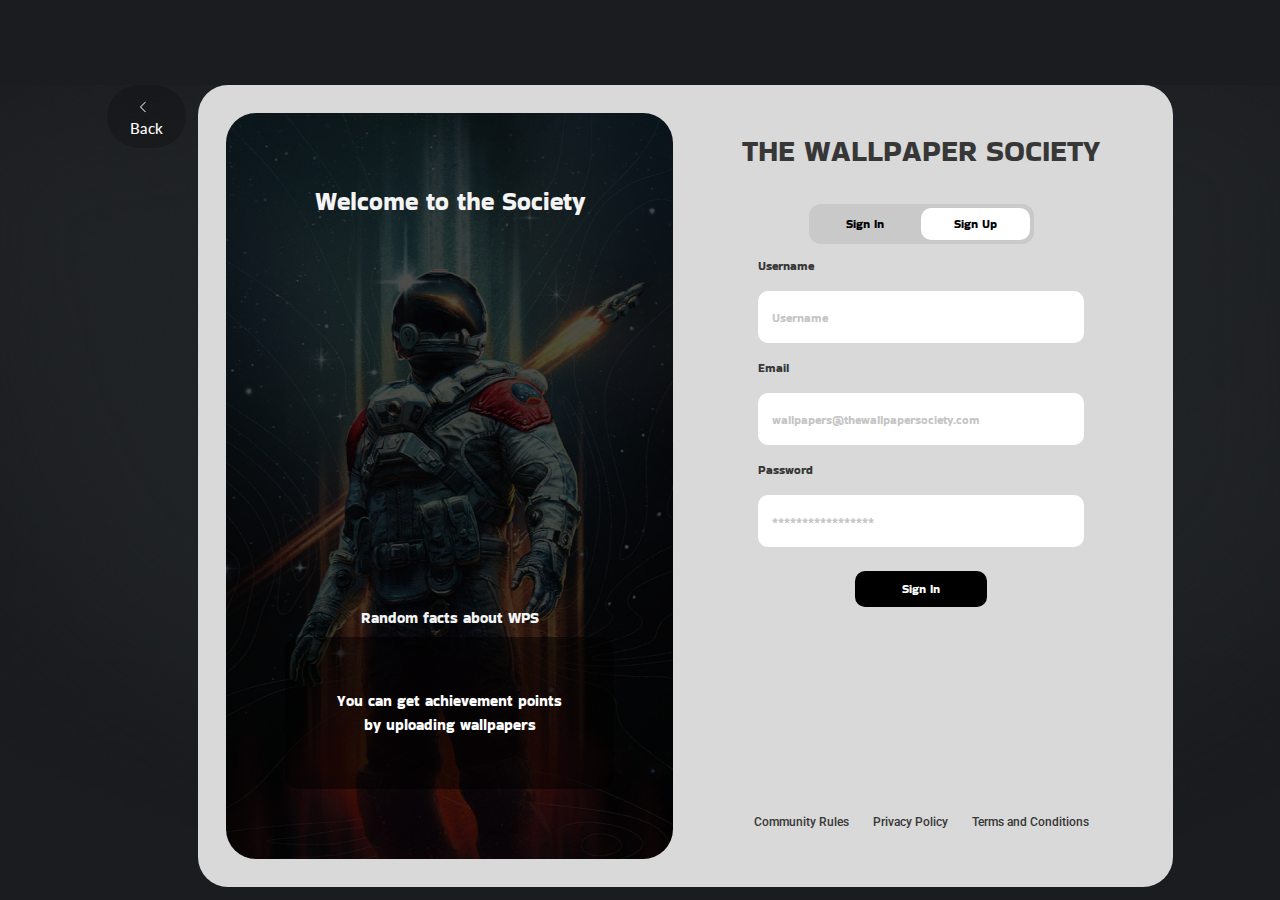
<file: register.html>
<!DOCTYPE html>
<html lang="en">

<head>
    <meta charset="UTF-8">
    <meta name="viewport" content="width=device-width, initial-scale=1.0">
    <link href="https://cdn.jsdelivr.net/npm/bootstrap@5.3.0/dist/css/bootstrap.min.css" rel="stylesheet">
    <link rel="stylesheet" href="https://cdnjs.cloudflare.com/ajax/libs/font-awesome/4.7.0/css/font-awesome.min.css">
    <link rel="shortcut icon" href="./assets/favicon.png" type="image/x-icon">
    <link rel="stylesheet" href="./css/style.css">
    <link rel="stylesheet" href="./css/responsive.css">
    <title>Register</title>
</head>

<body>
    <div class="bgShadowTop">
        <div class="authShadowBottom">
            <div class="mt_85 container auth_Container">
                <div class="row">
                    <div class="col-1 pe-0">
                        <div class="text-center">
                            <a class="backBtn" href="index.html">
                                <img class="me-2" src="./assets/left_light.png" alt="Left Arrow">Back
                            </a>
                        </div>
                    </div>
        
                    <div class="col-11">
                        <div class="brightBg">
                            <div class="row">
                                <div class="col-6">
                                    <div class="imgLogin d-flex flex-column justify-content-between align-items-center"
                                        style="background-image: url('./assets/registarBg.png');">
                                        <p>
                                            Welcome to the Society
                                        </p>
                                        <div class="text-center">
                                            <span class="mb-2 d-block">
                                                Random facts about WPS
                                            </span>
                                            <div class="addedWall">
                                                <span style="color: #FFF;">
                                                    You can get achievement points<br class="d-none d-md-block"> by uploading wallpapers
                                                </span>
                                            </div>
                                        </div>
                                    </div>
                                </div>
                                <div class="col-6">
                                    <div class="d-flex flex-column justify-content-center align-items-center">
                                        <h1>
                                            THE WALLPAPER SOCIETY
                                        </h1>
                                        <div class="authtab text-center mx-auto">
                                            <button class="tabInner">Sign In</button>
                                            <button class="tabInner tabActive ">Sign Up</button>
                                        </div>
                                        <form action="" style="margin-bottom: 150px;">
                                            <label for="name">Username</label>
                                            <input class="mb-3" type="text" name="username" id="name" placeholder="Username">
                                            <label for="email">Email</label>
                                            <input class="mb-3" type="mail" name="email" id="email"
                                                placeholder="wallpapers@thewallpapersociety.com">
                                            <label for="password">Password</label>
                                            <input class="" type="password" name="" id="password" placeholder="*****************">
                                            <div class="text-center mt-4">
                                                <button class="darkBtn mb-2">Sign In</button>
                                            </div>
                                        </form>
                                      
                                        <div class="community d-flex justify-content-center gap-4 align-items-center mt-5">
                                            <a href="#">Community Rules</a>
                                            <a href="#">Privacy Policy</a>
                                            <a href="#">Terms and Conditions</a>
                                        </div>
                                    </div>
                                </div>
                            </div>
                        </div>
                    </div>
                </div>
            </div>
        </div>
    </div>

    <script src="https://cdn.jsdelivr.net/npm/bootstrap@5.3.0/dist/js/bootstrap.bundle.min.js"></script>
</body>

</html>
</file>
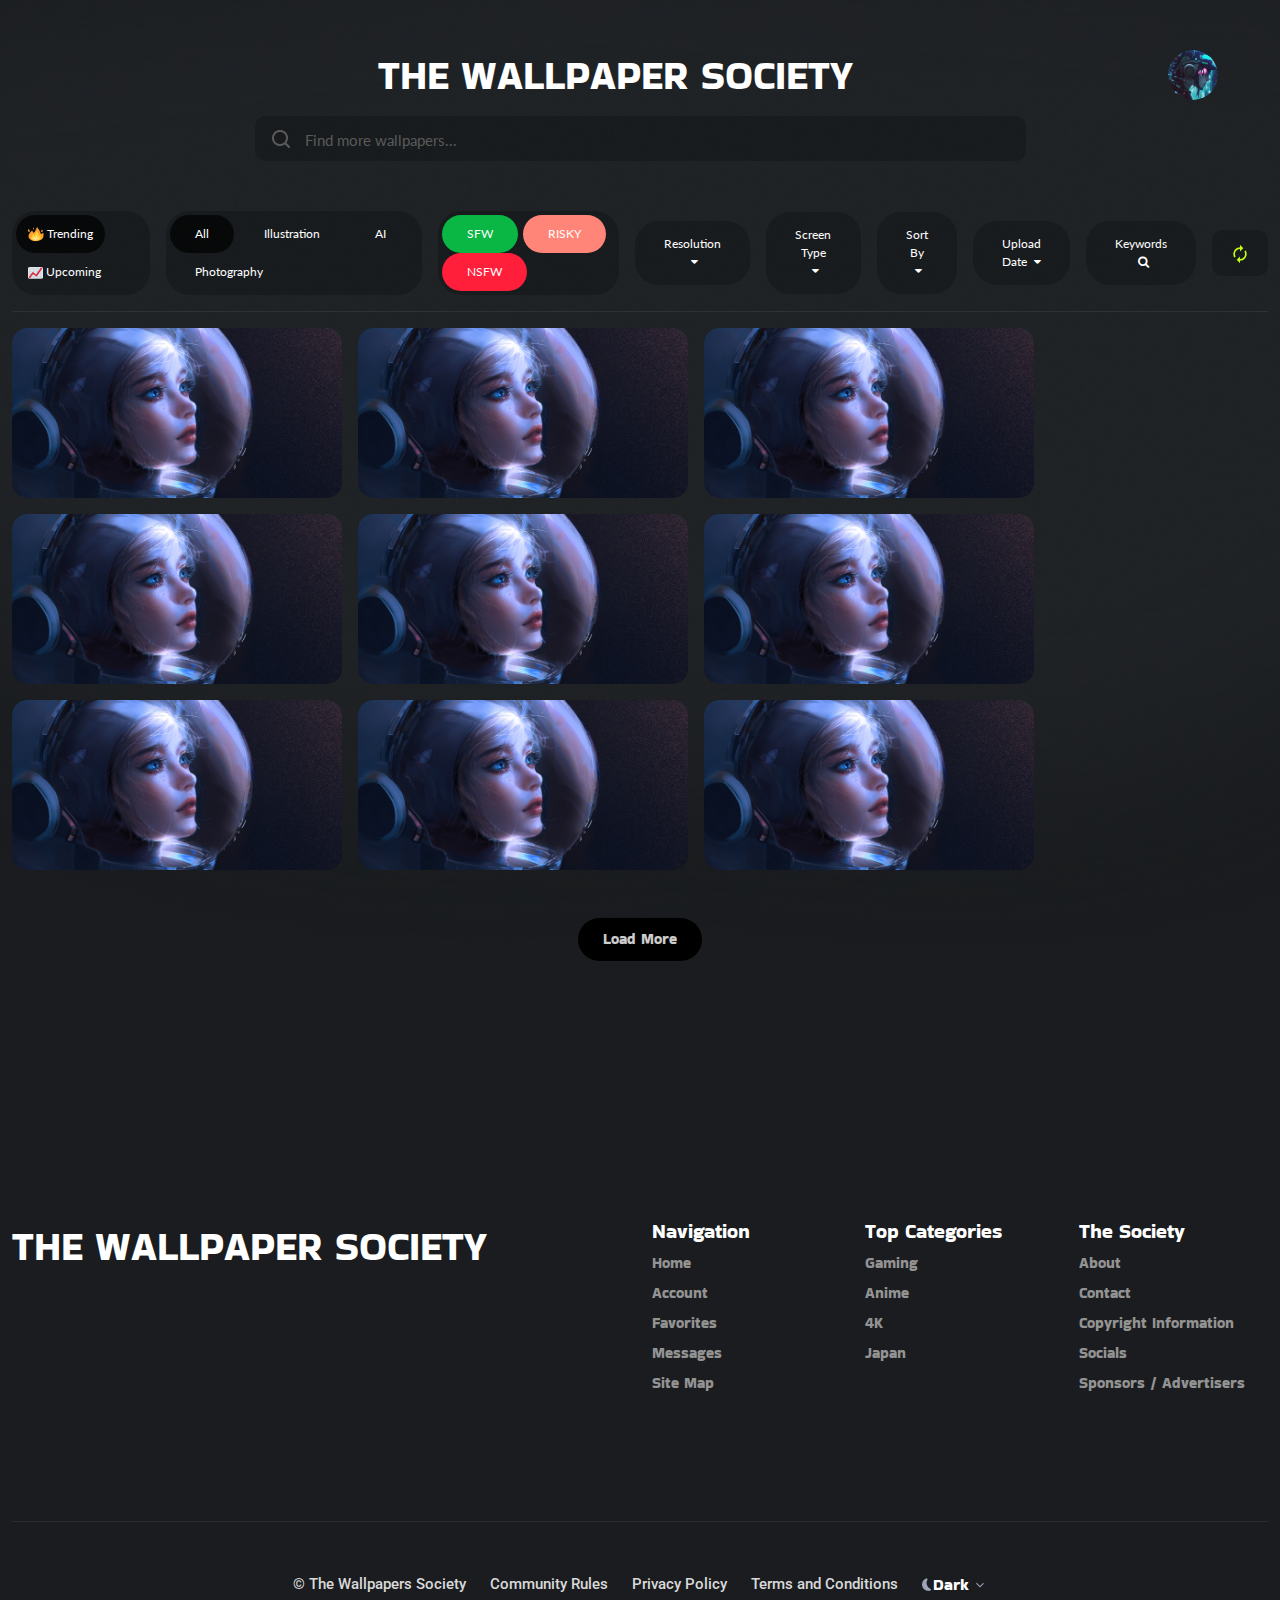
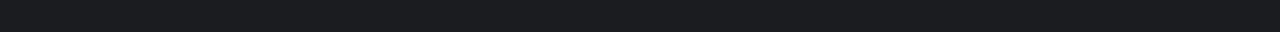
<file: search.html>
<!DOCTYPE html>
<html lang="en">

<head>
    <meta charset="UTF-8">
    <meta name="viewport" content="width=device-width, initial-scale=1.0">
    <link href="https://cdn.jsdelivr.net/npm/bootstrap@5.3.0/dist/css/bootstrap.min.css" rel="stylesheet">
    <link rel="stylesheet" href="https://cdnjs.cloudflare.com/ajax/libs/font-awesome/4.7.0/css/font-awesome.min.css">
    <link rel="shortcut icon" href="./assets/favicon.png" type="image/x-icon">
    <link rel="stylesheet" href="./css/style.css">
    <link rel="stylesheet" href="./css/responsive.css">
    <title>Search</title>
</head>

<body>
    <main>
        <div class="bgShadowTop">
            <header>
                <div class="container search_Container">
                    <div class="searchHeader">
                        <div class="d-flex justify-content-between align-items-center mb-3">
                            <div></div>
                            <h1 class="fontBak">THE WALLPAPER SOCIETY</h1>
                            <div class="profileImg text-center">
                                <img src="./assets/profile.png" alt="Profile Image">
                            </div>
                        </div>
                        <form action="" class="mx-auto">
                            <div class="searchNav mx-auto">
                                <input class="w-100" type="search" placeholder="Find more wallpapers...">
                            </div>
                        </form>
                    </div>
                </div>
            </header>

            <section>
                <div class="container search_Container">
                    <div class="trendingHeader d-flex flex-column flex-lg-row justify-content-center align-items-center gap-3 mb-3">
                        <div class="allBtn btnCustom">
                            <button class="allBtnActive">
                                <img src="./assets/fire.png" alt="Trending">
                                Trending
                            </button>
                            <button class="">
                                <img src="./assets/chart.png" alt="Upcoming">
                                Upcoming
                            </button>
                        </div>
                        <div class="allBtn">
                            <button class="allBtnActive">
                                All
                            </button>
                            <button>
                                Illustration
                            </button>
                            <button>
                                AI
                            </button>
                            <button>
                                Photography
                            </button>
                        </div>
                        <div class="allBtn">
                            <button id="sfwBtn">
                                SFW
                            </button>
                            <button id="riskBtn">
                                RISKY
                            </button>
                            <button id="nsfBtn">
                                NSFW
                            </button>
                        </div>
                        <div class="allBtn">
                            <div class="resParent">
                                <button>Resolution
                                    <i class="fa fa-caret-down ps-1"></i>
                                </button>
                                <div class="resChild">
                                    <div class="d-flex justify-content-center align-items-start gap-3 mb-4">
                                        <div class="d-flex flex-column align-items-center gap-2">
                                            <p class="text-nowrap">Ultra Wide</p>
                                            <button>2560 × 1080</button>
                                            <button>3440 × 1440</button>
                                            <button>3840 × 1600</button>
                                        </div>
                                        <div class="d-flex flex-column align-items-center gap-2">
                                            <p>16:9</p>
                                            <button>1280 × 720</button>
                                            <button>1600 × 900</button>
                                            <button>1920 × 1080</button>
                                            <button>2560 × 1440</button>
                                            <button>3840 × 2160</button>
                                        </div>
                                        <div class="d-flex flex-column align-items-center gap-2">
                                            <p>16:10</p>
                                            <button>1280 × 800</button>
                                            <button>1600 × 1000</button>
                                            <button>1920 × 1200</button>
                                            <button>2560 × 1600</button>
                                            <button>3840 × 2400</button>
                                        </div>
                                        <div class="d-flex flex-column align-items-center gap-2">
                                            <p>4:3</p>
                                            <button>1280 × 960</button>
                                            <button>1600 × 1200</button>
                                            <button>1920 × 1440</button>
                                            <button>2560 × 1920</button>
                                            <button>3840 × 2880</button>
                                        </div>
                                        <div class="d-flex flex-column align-items-center gap-2">
                                            <p>16:9</p>
                                            <button>1280 × 1024</button>
                                            <button>1600 × 1280</button>
                                            <button>1920 × 1536</button>
                                            <button>2560 × 2048</button>
                                            <button>3840 × 3072</button>
                                        </div>
                                    </div>
                                    <div class="mb-4">
                                        <p class="text-white mb-1">Auto Detection</p>
                                        <p class="text-white">Your screen resolution is 1920 × 1080.</p>
                                    </div>
                                    <p class="text-white mb-2">Custom Resolution</p>
                                    <form action="">
                                        <div class="d-flex justify-content-center align-items-center gap-3 mb-3">
                                            <!-- <div> -->
                                            <input type="text" name="width" placeholder="Width">
                                            <input type="text" name="height" placeholder="Height">
                                        </div>
                                        <button class="searchBtn">
                                            Search
                                        </button>
                                    </form>
                                </div>
                            </div>
                        </div>
                        <div class="allBtn">
                            <div class="resParent">
                                <button>Screen Type
                                    <i class="fa fa-caret-down ps-1"></i>
                                </button>
                                <div class="resChild lgFont deviceBtn" style="max-width: 468px;">
                                    <div class="d-flex flex-wrap align-items-start gap-2">
                                        <button>
                                            <img class="me-1" src="./assets/desktop_windows.png" alt="Desktop">
                                            Desktop
                                        </button>
                                        <button>
                                            <img class="me-1" src="./assets/phone_iphone.png" alt="Phones">
                                            Phones
                                        </button>
                                        <button>
                                            <img class="me-1" src="./assets/tablet_mac.png" alt="Tablets">
                                            Tablets
                                        </button>
                                        <button>
                                            <img class="me-1" src="./assets/videogame_asset.png" alt="Handhelds">
                                            Handhelds
                                        </button>
                                        <button>
                                            <img class="me-1" src="./assets/devices_other.png" alt="Other">
                                            Other
                                        </button>
                                    </div>
                                </div>
                            </div>
                        </div>
                        <div class="allBtn">
                            <div class="resParent">
                                <button class="formSelect">Sort By
                                    <i class="fa fa-caret-down ps-1"></i>
                                </button>
                                <div class="resChild">
                                    <div class="lgFont d-flex flex-column align-items-center gap-2">
                                        <button style="background: transparent;">Random</button>
                                        <button style="background: transparent;">Views</button>
                                        <button style="background: transparent;">Favorites</button>
                                    </div>
                                </div>
                            </div>
                        </div>
                        <div class="allBtn">
                            <div class="resParent">
                                <button>Upload Date
                                    <i class="fa fa-caret-down ps-1"></i>
                                </button>
                                <div class="resChild">
                                    <div class="lgFont d-flex flex-column align-items-center gap-2">
                                        <button style="background: transparent;">Today</button>
                                        <button style="background: transparent;">This week</button>
                                        <button style="background: transparent;">This Month</button>
                                        <button style="background: transparent;">This year</button>
                                        <button style="background: transparent;">All time</button>
                                    </div>
                                </div>
                            </div>
                        </div>
                        <div class="allBtn">
                            <button>Keywords
                                <i class="fa fa-search ms-1"></i>
                            </button>
                        </div>
                        <div class="autorenew">
                            <button>
                                <img src="./assets/autorenew.png" alt="Autorenew">
                            </button>
                        </div>
                    </div>
                    <hr class="w-100">
                </div>
            </section>


            <section>
                <div class="container search_Container">
                    <div class="searchMain d-flex flex-wrap align-items-center gap-3 mb-5">
                        <div class="tredImg">
                            <a href="#">
                                <img class="searchImg img-fluid" src="./assets/trending2.png" alt="img">
                            </a>
                        </div>
                        <div class="tredImg">
                            <a href="#">
                                <img class="searchImg img-fluid" src="./assets/trending2.png" alt="img">
                            </a>
                        </div>
                        <div class="tredImg">
                            <a href="#">
                                <img class="searchImg img-fluid" src="./assets/trending2.png" alt="img">
                            </a>
                        </div>
                        <div class="tredImg">
                            <a href="#">
                                <img class="searchImg img-fluid" src="./assets/trending2.png" alt="img">
                            </a>
                        </div>
                        <div class="tredImg">
                            <a href="#">
                                <img class="searchImg img-fluid" src="./assets/trending2.png" alt="img">
                            </a>
                        </div>
                        <div class="tredImg">
                            <a href="#">
                                <img class="searchImg img-fluid" src="./assets/trending2.png" alt="img">
                            </a>
                        </div>
                        <div class="tredImg">
                            <a href="#">
                                <img class="searchImg img-fluid" src="./assets/trending2.png" alt="img">
                            </a>
                        </div>
                        <div class="tredImg">
                            <a href="#">
                                <img class="searchImg img-fluid" src="./assets/trending2.png" alt="img">
                            </a>
                        </div>
                        <div class="tredImg">
                            <a href="#">
                                <img class="searchImg img-fluid" src="./assets/trending2.png" alt="img">
                            </a>
                        </div>
                    </div>
                    <div>
                        <span class="d-block text-center">
                            <button class="loadBtn fontBak">Load More</button>
                        </span>
                    </div>
                </div>
            </section>
        </div>


    </main>

    <footer>
        <div class="container">
            <div class="row gy-2 text-center text-md-start">
                <div class="col-12 col-md-6">
                    <p>THE WALLPAPER SOCIETY</p>
                </div>
                <div class="col-12 col-md-2">
                    <ul>
                        <li>Navigation</li>
                        <li><a href="#">Home</a></li>
                        <li><a href="#">Account</a></li>
                        <li><a href="#">Favorites</a></li>
                        <li><a href="#">Messages</a></li>
                        <li><a href="#">Site Map</a></li>
                    </ul>
                </div>
                <div class="col-12 col-md-2">
                    <ul>
                        <li>Top Categories</li>
                        <li><a href="#">Gaming</a></li>
                        <li><a href="#">Anime</a></li>
                        <li><a href="#">4K</a></li>
                        <li><a href="#">Japan</a></li>
                    </ul>
                </div>
                <div class="col-12 col-md-2">
                    <ul>
                        <li>The Society</li>
                        <li><a href="#">About</a></li>
                        <li><a href="#">Contact</a></li>
                        <li><a href="#">Copyright Information</a></li>
                        <li><a href="#">Socials</a></li>
                        <li><a href="#">Sponsors / Advertisers</a></li>
                    </ul>
                </div>
            </div>
            <hr>
            <div class="footerBottom d-flex flex-column flex-lg-row justify-content-center align-items-center gap-4">
                <span>© The Wallpapers Society</span>
                <span><a href="#">Community Rules</a></span>
                <span><a href="#">Privacy Policy</a></span>
                <span><a href="#">Terms and Conditions</a></span>
                <div class="themeChangeBtn d-flex justify-content-center align-items-center gap-1">
                    <div class="d-flex justify-content-center align-items-center" style="gap:2px;">
                        <img src="./assets/Moon.png" alt="img">
                        Dark
                    </div>
                    <img src="./assets/downArrow.png" alt="img">
                </div>
            </div>
        </div>
    </footer>


    <script src="https://cdn.jsdelivr.net/npm/bootstrap@5.3.0/dist/js/bootstrap.bundle.min.js"></script>
</body>

</html>
</file>
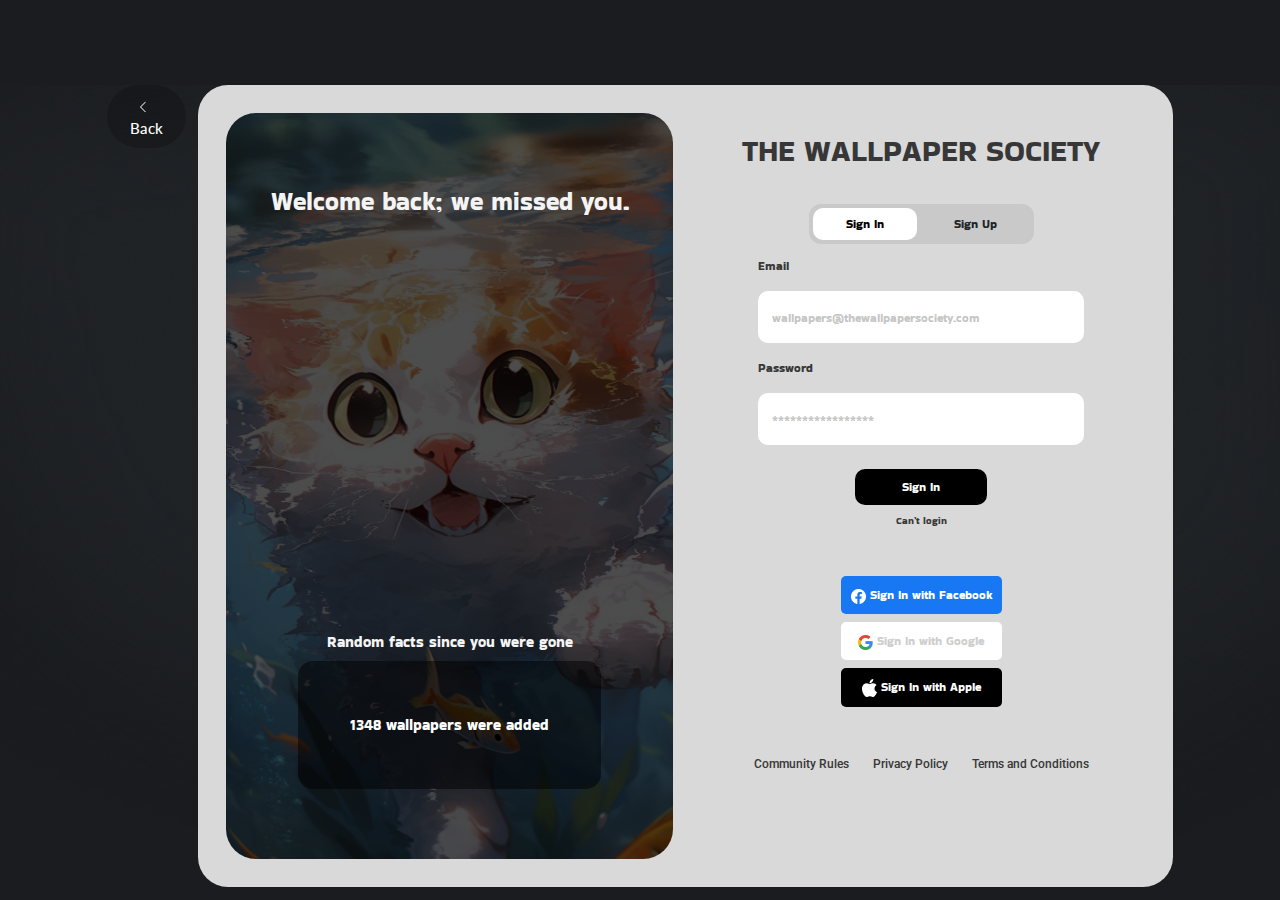
<file: signIn.html>
<!DOCTYPE html>
<html lang="en">

<head>
    <meta charset="UTF-8">
    <meta name="viewport" content="width=device-width, initial-scale=1.0">
    <link href="https://cdn.jsdelivr.net/npm/bootstrap@5.3.0/dist/css/bootstrap.min.css" rel="stylesheet">
    <link rel="stylesheet" href="https://cdnjs.cloudflare.com/ajax/libs/font-awesome/4.7.0/css/font-awesome.min.css">
    <link rel="shortcut icon" href="./assets/favicon.png" type="image/x-icon">
    <link rel="stylesheet" href="./css/style.css">
    <link rel="stylesheet" href="./css/responsive.css">
    <title>Login</title>
</head>

<body>
    <div class="bgShadowTop">
        <div class="authShadowBottom">
            <div class="mt_85 container auth_Container">
                <div class="row">
                    <div class="col-1 pe-0">
                        <div class="text-center">
                            <a class="backBtn" href="index.html">
                                <img class="me-2" src="./assets/left_light.png" alt="Left Arrow">Back
                            </a>
                        </div>
                    </div>
        
                    <div class="col-11">
                        <div class="brightBg">
                            <div class="row">
                                <div class="col-6">
                                    <div class="imgLogin d-flex flex-column justify-content-between align-items-center"
                                        style="background-image: url('./assets/loginImg.png');">
                                        <p>
                                            Welcome back; we missed you.
                                        </p>
                                        <div class="text-center">
                                            <span class="mb-2 d-block">
                                                Random facts since you were gone
                                            </span>
                                            <div class="addedWall">
                                                <span style="color: #FFF;">
                                                    1348 wallpapers were added
                                                </span>
                                            </div>
                                        </div>
                                    </div>
                                </div>
            
                                <div class="col-6">
                                    <div class="d-flex flex-column justify-content-center align-items-center">
                                        <h1>
                                            THE WALLPAPER SOCIETY
                                        </h1>
                                        <div class="authtab text-center mx-auto">
                                            <button class="tabInner tabActive">Sign In</button>
                                            <!-- <button class="tabInner">Sign Up</button> -->
                                            <button class="tabInner">
                                                <a class="text-dark" href="register.html">Sign Up</a>
                                            </button>
                                        </div>
                                        <form action="" class="mb-5">
                                            <label for="email">Email</label>
                                            <input class="mb-3" type="mail" name="email" id="email"
                                                placeholder="wallpapers@thewallpapersociety.com">
                                            <label for="password">Password</label>
                                            <input type="password" name="" id="password"
                                                placeholder="*****************">
                                            <div class="text-center mt-4">
                                                <button class="darkBtn mb-2">
                                                    <a class="text-white" href="main.html">
                                                        Sign In
                                                    </a>
                                                </button>
                                                <a href="forgetpassword.html" class="d-block" style="color: #373737; font-size: 10px;">Can’t login</a>
                                            </div>
                                        </form>
                                        <div class="socialBtn d-flex flex-column justify-content-center align-items-center gap-2">
                                            <button class="w-100" style="background:  #1877F2;">
                                                <img src="./assets/fbsignin.png" alt="Facebook">
                                                Sign In with Facebook
                                            </button>
                                            <button class="w-100" style="background: #FFF; color:#CECECE;">
                                                <img src="./assets/googlesignIn.png" alt="Google">
                                                Sign In with Google
                                            </button>
                                            <button class="w-100" style="background: #000;">
                                                <img src="./assets/applesignIn.png" alt="Apple">
                                                Sign In with Apple
                                            </button>
                                        </div>
                                        <div class="community d-flex justify-content-center gap-4 align-items-center mt-5">
                                            <a href="#">Community Rules</a>
                                            <a href="#">Privacy Policy</a>
                                            <a href="#">Terms and Conditions</a>
                                        </div>
                                    </div>
                                </div>
                            </div>
                        </div>
                    </div>
                </div>
            </div>
        </div>
    </div>


    <script src="https://cdn.jsdelivr.net/npm/bootstrap@5.3.0/dist/js/bootstrap.bundle.min.js"></script>
</body>

</html>
</file>
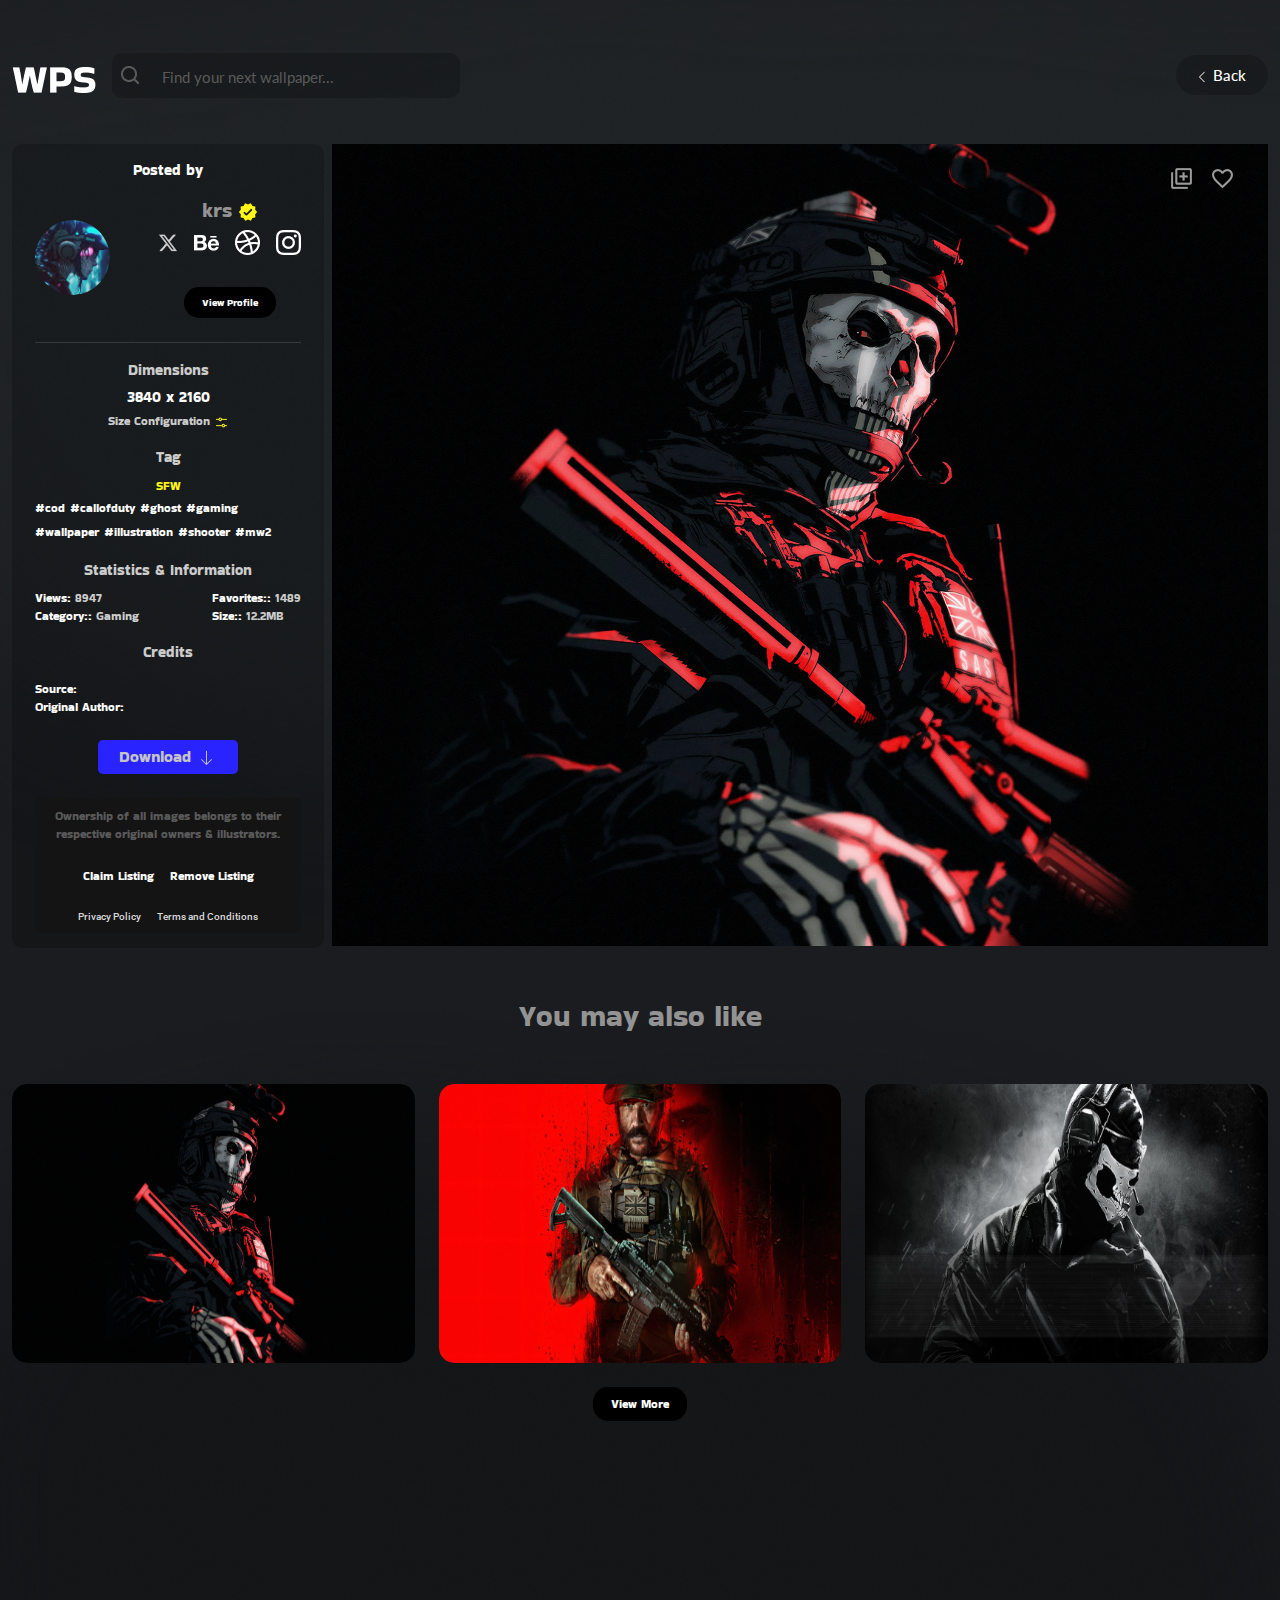
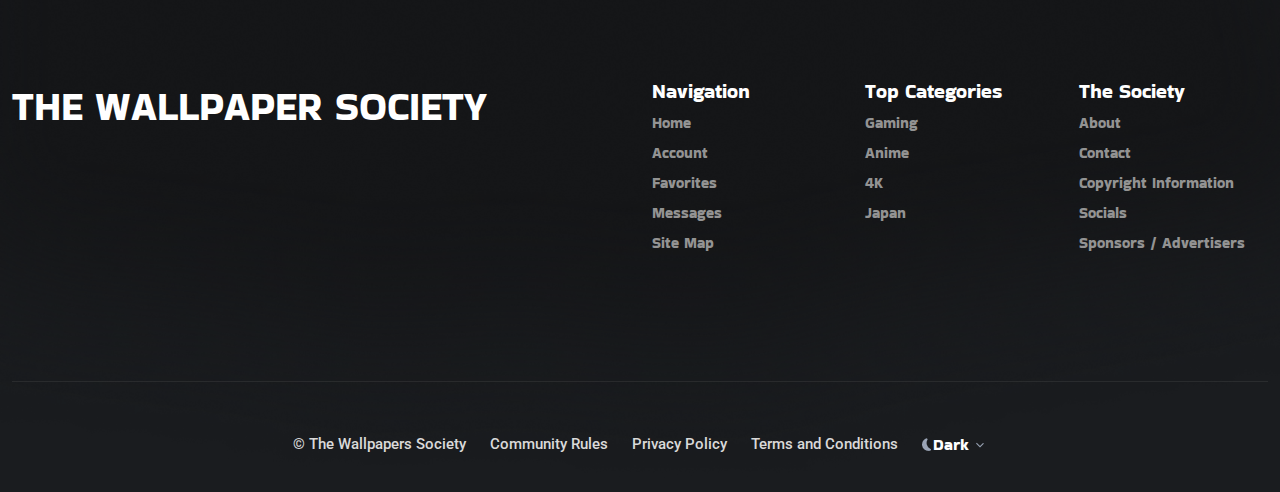
<file: wallpaper.html>
<!DOCTYPE html>
<html lang="en">

<head>
    <meta charset="UTF-8">
    <meta name="viewport" content="width=device-width, initial-scale=1.0">
    <link href="https://cdn.jsdelivr.net/npm/bootstrap@5.3.0/dist/css/bootstrap.min.css" rel="stylesheet">
    <link rel="stylesheet" href="https://cdnjs.cloudflare.com/ajax/libs/font-awesome/4.7.0/css/font-awesome.min.css">
    <link rel="shortcut icon" href="./assets/favicon.png" type="image/x-icon">
    <link rel="stylesheet" href="./css/style.css">
    <link rel="stylesheet" href="./css/responsive.css">
    <title>Wallpaper</title>
</head>

<body>
    <main>
        <div class="bgShadowTop">
            <header>
                <nav class="navbar navbar-expand-lg">
                    <div class="container custom_Container">
                        <a class="navbar-brand" href="index.html">
                            <img src="./assets/logo.png" alt="Logo">
                        </a>
                        <button class="navbar-toggler" type="button" data-bs-toggle="collapse"
                            data-bs-target="#navbarSupportedContent" aria-controls="navbarSupportedContent"
                            aria-expanded="false" aria-label="Toggle navigation">
                            <span class="navbar-toggler-icon">
                                <i class="fa fa-bars"></i>
                            </span>
                        </button>
                        <div class="collapse navbar-collapse" id="navbarSupportedContent">
                            <ul class="navbar-nav me-auto mb-2 mb-lg-0 align-items-center">
                                <li class="nav-item">
                                    <form class="d-flex">
                                        <div class="searchNav" style="max-width: 348px !important;">
                                            <input class="w-100" type="search"
                                                placeholder="Find your next wallpaper..." >
                                        </div>
                                    </form>
                                </li>
                            </ul>
                            <div class="text-center">
                                <a class="backBtn" href="index.html">
                                    <img class="me-2" src="./assets/left_light.png" alt="Left Arrow">Back
                                </a>
                            </div>
                        </div>
                    </div>
                </nav>
            </header>

            <section>
                <div class="container custom_Container">
                    <div class="d-flex justify-content-center align-items-start gap-2 all_mb">
                        <div class="sideBar fontBak h-100">
                            <p class="text-center mb-3">Posted by</p>
                            <div class="d-flex justify-content-center align-items-center gap-5 mb-4">
                                <div class="text-center" style="height: 75px; width: 75px;">
                                    <img class="sideImgPro" src="./assets/profile.png" alt="Profile Image" />
                                </div>
                                <div class="d-flex flex-column justify-content-center align-items-center gap-2">
                                    <h3>
                                        krs
                                        <img src="./assets/Verified.png" alt="Verified">
                                    </h3>
                                    <div class="d-flex justify-content-center gap-3 align-items-center mb-4">
                                        <a href="#">
                                            <img src="./assets/twitter.png" alt="Twitter" />
                                        </a>
                                        <a href="#">
                                            <img src="./assets/behance.png" alt="Behance" />
                                        </a>
                                        <a href="#">
                                            <img src="./assets/dribble.png" alt="Dribble" />
                                        </a>
                                        <a href="#">
                                            <img src="./assets/instagram.png" alt="Instragram" />
                                        </a>
                                    </div>
                                    <a class="viewProfile" href="#" style="font-size: 10px;">View Profile</a>
                                </div>
                            </div>
                            <hr>

                            <div class="d-flex flex-column align-items-center gap-1 mb-3">
                                <p style="color: #CCC;">Dimensions</p>
                                <p>3840 x 2160</p>
                                <div>
                                    <p style="color: #CCC; font-size: 12px;">Size Configuration
                                        <img src="./assets/filter_alt.png" alt="img" />
                                    </p>
                                </div>
                            </div>

                            <div class="mb-3">
                                <p class="text-center mb-2" style="color: #ccc;">Tag</p>
                                <p class="text-center" style="color: #FDF516; font-size: 12px;">SFW</p>
                                <div class="tag">
                                    <span>#cod</span>
                                    <span>#callofduty</span>
                                    <span>#ghost</span>
                                    <span> #gaming</span>
                                    <span> #wallpaper</span>
                                    <span>#illustration</span>
                                    <span>#shooter</span>
                                    <span>#mw2</span>
                                </div>
                            </div>

                            <div class="mb-3">
                                <p class="text-center mb-2" style="color: #CCC">Statistics & Information</p>
                                <div class="info d-flex justify-content-between gap-4">
                                    <div>
                                        <p>Views: <span>8947</span></p>
                                        <p>Category:: <span>Gaming</span></p>
                                    </div>
                                    <div>
                                        <p>Favorites:: <span>1489</span></p>
                                        <p>Size:: <span>12.2MB</span></p>
                                    </div>
                                </div>
                            </div>

                            <div class="mb-4">
                                <p class="text-center mb-3" style="color: #CCC">Credits</p>
                                <div class="info">
                                    <p>Source:</p>
                                    <p>Original Author:</p>
                                </div>
                            </div>

                            <div class="text-center mb-4">
                                <button class="downLoadBtn">
                                    Download
                                    <img src="./assets/arrow_down_light.png" alt="">
                                </button>
                            </div>

                            <div class="ownerShip d-flex flex-column gap-4">
                                <p class="text-center" style="color: #5A5A5A; font-size: 12px;">
                                    Ownership of all images belongs to their respective original owners & illustrators.
                                </p>
                                <div class="listBtn d-flex justify-content-center align-items-center gap-3">
                                    <button class="text-white">Claim Listing</button>
                                    <button class="text-white">Remove Listing</button>
                                </div>

                                <div class="d-flex justify-content-center align-items-center gap-3">
                                    <a href="#">Privacy Policy</a>
                                    <a href="#">Terms and Conditions</a>
                                </div>
                            </div>
                        </div>
                        <div class="wallpaper fontBak">
                            <!-- <img class="img-fluid" src="./assets/wallpaper.png" alt="WallPaper"> -->
                            <div class="btnPosition d-flex justify-content-end gap-3">
                                <div class="addLibrary">
                                    <button>
                                        <span>
                                            <img src="./assets/library_add.png" alt="Add Library">
                                        </span>
                                    </button>
                                    <div class="libraryOption">
                                        <div class="searchWallpaper mb-4">
                                            <input class="fontBak w-100" type="search" placeholder="Search Collections">
                                        </div>
                                        <div class="d-flex flex-column justify-content-start align-items-start gap-1">
                                            <button class="fontBak">
                                                <img class="img-fluid" src="./assets/photo_library.png" alt="img">
                                                Call of Duty
                                            </button>
                                            <hr class="w-100">
                                            <button class="fontBak">
                                                <img src="./assets/photo_library.png" alt="img">
                                                World of Warcraft
                                            </button>
                                            <hr class="w-100">
                                            <button class="fontBak">
                                                <img src="./assets/photo_library.png" alt="img">
                                                League of Legends
                                            </button>
                                            <hr class="w-100">
                                            <button class="fontBak">
                                                <img src="./assets/photo_library.png" alt="img">
                                                Anime
                                            </button>
                                            <hr class="w-100">
                                            <button class="fontBak">
                                                <img src="./assets/photo_library.png" alt="img">
                                                Landscapes
                                            </button>
                                            <hr class="w-100">

                                        </div>
                                    </div>
                                </div>
                                <button class="like">
                                    <span>
                                        <img src="./assets/likedgray.png" alt="Liked">
                                    </span>
                                </button>
                            </div>

                        </div>
                    </div>
                </div>
            </section>
        </div>

        <div class="bgShadowbottom">
            <section>
                <div class="container custom_Container">
                    <h3 class="all_mb">You may also like</h3>
                    <div class="row gy-4 mb-4">
                        <div class="col-12 col-md-4">
                            <div class="tredImg">
                                <a href="#">
                                    <img class="img-fluid w-100" src="./assets/wallpaper.png" alt="img">
                                </a>
                            </div>
                        </div>
                        <div class="col-12 col-md-4">
                            <div class="tredImg">
                                <a href="#">
                                    <img class="img-fluid w-100" src="./assets/wallpaper1.png" alt="img">
                                </a>
                            </div>
                        </div>
                        <div class="col-12 col-md-4">
                            <div class="tredImg">
                                <a href="#">
                                    <img class="img-fluid w-100" src="./assets/wallpaper2.png" alt="img">
                                </a>
                            </div>
                        </div>
                    </div>
                    <span class="d-block text-center">
                        <button class="viewProfile" style="font-size: 12px;">View More</button>
                    </span>
                </div>
            </section>

            <footer>
                <div class="container">
                    <div class="row gy-2">
                        <div class="col-12 col-md-6">
                            <p>THE WALLPAPER SOCIETY</p>
                        </div>
                        <div class="col-12 col-md-2">
                            <ul>
                                <li>Navigation</li>
                                <li><a href="#">Home</a></li>
                                <li><a href="#">Account</a></li>
                                <li><a href="#">Favorites</a></li>
                                <li><a href="#">Messages</a></li>
                                <li><a href="#">Site Map</a></li>
                            </ul>
                        </div>
                        <div class="col-12 col-md-2">
                            <ul>
                                <li>Top Categories</li>
                                <li><a href="#">Gaming</a></li>
                                <li><a href="#">Anime</a></li>
                                <li><a href="#">4K</a></li>
                                <li><a href="#">Japan</a></li>
                            </ul>
                        </div>
                        <div class="col-12 col-md-2">
                            <ul>
                                <li>The Society</li>
                                <li><a href="#">About</a></li>
                                <li><a href="#">Contact</a></li>
                                <li><a href="#">Copyright Information</a></li>
                                <li><a href="#">Socials</a></li>
                                <li><a href="#">Sponsors / Advertisers</a></li>
                            </ul>
                        </div>
                    </div>
                    <hr>
                    <div
                        class="footerBottom d-flex flex-column flex-md-row justify-content-center align-items-center gap-4">
                        <span>© The Wallpapers Society</span>
                        <span><a href="#">Community Rules</a></span>
                        <span><a href="#">Privacy Policy</a></span>
                        <span><a href="#">Terms and Conditions</a></span>
                        <div class="themeChangeBtn d-flex justify-content-center align-items-center gap-1">
                            <div class="d-flex justify-content-center align-items-center" style="gap:2px;">
                                <img src="./assets/Moon.png" alt="img">
                                Dark
                            </div>
                            <img src="./assets/downArrow.png" alt="img">
                        </div>
                    </div>
                </div>
            </footer>
        </div>

    </main>

    <script src="https://cdn.jsdelivr.net/npm/bootstrap@5.3.0/dist/js/bootstrap.bundle.min.js"></script>
</body>

</html>
</file>
<file: css/style.css>
@import url('https://fonts.googleapis.com/css2?family=Bakbak+One&family=Lato:wght@100;300;400;700&family=Roboto:wght@400;500;700&display=swap');

:root {
    --bak: 'Bakbak One', cursive;
    --lato: 'Lato', sans-serif;
    --roboto: 'Roboto', sans-serif;
}

* {
    margin: 0;
    padding: 0;
    box-sizing: border-box;
}

body {
    background-color: #1A1C1F;
}

h1,
h2,
h3,
h4,
h5,
h6,
p {
    margin: 0;
}

ul {
    list-style: none;
    padding: 0;
    margin: 0;
}

ul li {
    padding: 0;
    margin: 0;
}

a {
    text-decoration: none;
}

button,
input {
    border: none;
    background: transparent;
}

:focus-visible {
    outline: none;
}

.container {
    max-width: 1596px;
}

.custom_Container {
    max-width: 1800px;
}

.auth_Container {
    max-width: 1090px;
}

.search_Container {
    max-width: 1756px;
}

.mt_85 {
    margin-top: 85px;
}

.all_mb {
    margin-bottom: 50px;
}

.fontBak {
    font-family: var(--bak);
    font-weight: 400;
    color: #FFF;
}

.lgFont,
.lgFont button {
    font-size: 15px !important;
}

h2 {
    color: #FFF;
    font-family: var(--bak);
    font-weight: 400;
    text-align: center;
    font-size: 35px;
}

h3 {
    color: #939393;
    font-family: var(--bak);
    font-weight: 400;
    text-align: center;
    font-size: 30px;
}

hr {
    color: #5A5A5A;
}

::-webkit-scrollbar {
    width: 10px;
    background-color: rgb(51, 51, 51);
}

::-webkit-scrollbar-thumb {
    background-color: #202529;
    border-radius: 10px;
}

::-webkit-scrollbar-thumb:hover {
    background: #939393;
}


.sideBar {
    position: relative;
    z-index: 99999;
}


/* Header Start */
header,
nav {
    position: relative;
    z-index: 99999;
}

header,
.nav-link {
    font-family: var(--bak);
    font-weight: 400;
    color: #FFF;
}

.navbar {
    padding-top: 40px;
    padding-bottom: 34px;
}

.navbar-brand {
    color: #FFF;
    font-size: 40px;
}


.nav-link {
    padding: 0;
}

.navbar-nav {
    gap: 24px;
}

.nav-link:hover {
    color: #FDF516;
}

.nav-link:active {
    color: #FDF516;
}

.navbar-expand-lg .navbar-nav .nav-link {
    padding-right: 0;
    padding-left: 0;
}

.navbar-toggler {
    border: none;
}

.navbar-toggler span i {
    color: #FFF;
}



:focus-visible {
    outline: none;
}

.navbar-toggler:focus {
    box-shadow: none;
}

.searchNav {
    /* position: relative;
    z-index: 999999; */
    width: 771px;
    height: 45px;
    background-image: url("../assets/Search.png");
    background-repeat: no-repeat;
    background-position: center left 2%;
    background-size: initial;
    border-radius: 10px;
    background-color: rgba(0, 0, 0, 0.20);
}

.searchNav input {
    /* position: relative;
    z-index: 999999; */
    background: transparent;
    padding: 13px 13px 13px 50px;
    border: none;
    font-family: var(--lato);
    font-size: 15px;
    font-weight: 400;
    color: #FFF;
}

.searchNav input::placeholder {
    /* position: relative;
    z-index: 999999; */
    color: #5A5A5A;
    font-family: var(--lato);
    font-size: 15px;
    font-weight: 400;
}

.profileMenu {
    display: flex;
    justify-content: space-between;
    gap: 40px;
    align-items: center;
    padding: 6px 6px 6px 31px;
    border-radius: 100px;
    background: rgba(0, 0, 0, 0.20);
}

.profileImg,
.profileImg img {
    position: relative;
    z-index: 999999;
    height: 50px;
    width: 50px;
    border-radius: 50%;
}

.profileMenu .favourite span svg path,
.profileMenu .lock span svg path,
.profileMenu .accSetting span svg path {
    cursor: pointer;
    transition: 0.4s ease-in-out;
}

.profileMenu .lock:hover span svg path,
.profileMenu .accSetting:hover span svg path {
    fill: #FDF516;
}


.profileMenu .favourite:hover span svg path {
    fill: #DD2E44;
}

.profileMenu button {
    opacity: 0.75;
    cursor: pointer;
    transition: 0.4s ease-in-out;
}

.profileMenu button:hover {
    opacity: 1;
}


.navBg {
    padding: 12px 22px;
    border-radius: 10px;
    background-color: #000;
}

.accountParent {
    position: relative;
}

.accountParent .accountChild {
    transition: 0.3s ease-in-out;
}

.accountChild {
    border-radius: 10px;
    background: rgba(0, 0, 0, 0.50);
    backdrop-filter: blur(25px);
    position: absolute;
    top: 55px;
    left: -40%;
    width: max-content;
    visibility: hidden;
    z-index: 9;
}

.navBorder {
    border-bottom: 1px solid #292D31;
    margin: 22px 20px 10px 20px;
}

.childInner {
    padding: 10px 30px;
}

.childInner a {
    color: #fff;
    transition: 0.4s ease-in-out;
}

.childInner a:hover {
    color: #FDF516;
}

.childInner a:hover span svg path {
    fill: #FDF516;
}

.accountParent:hover .accountChild {
    visibility: visible;
}

.logoutBtn {
    display: block;
    background: none;
    margin-bottom: 10px;
    color: #939393;
    font-size: 12px;
    transition: 0.4s ease-in-out;
}

.logoutBtn:hover {
    color: #F4F4F4;
}

.bgShadowTop {
    background-image: url("../assets/Vector.png");
    background-repeat: no-repeat;
    background-position: center;
    background-size: cover;
}

.bgShadowMiddle {
    background-image: url("../assets/middle.png");
    background-repeat: no-repeat;
    background-position: center;
    background-size: cover;
}

.bgShadowbottom {
    background-image: url("../assets/bottom.png");
    background-repeat: no-repeat;
    background-position: center;
    background-size: cover;
}



/* .bgShadowBottom {
    position: relative;
    z-index: 5;
}

.bgShadowBottom::before {
    position: absolute;
    content: "";
    left: 11%;
    top: 11%;
    z-index: -5;
    background: transparent;
    border-radius: 50%;
    -webkit-box-shadow: 0 0 348px 218px #2b2b2b;
    -moz-box-shadow: 0 0 348px 218px #2b2b2b;
    box-shadow: 0 0 348px 218px #2b2b2b;
}

.bgShadowBottom::after {
    position: absolute;
    content: "";
    right: 11%;
    top: 11%;
    z-index: -5;
    background: transparent;
    border-radius: 50%;
    -webkit-box-shadow: 0 0 348px 218px #000;
    -moz-box-shadow: 0 0 348px 218px #000;
    box-shadow: 0 0 348px 218px #000;
} */

/* .authShadowBottom {
    position: relative;
    z-index: 5;
} */

/* .authShadowBottom::before {
    position: absolute;
    content: "";
    left: 30%;
    bottom: 6%;
    z-index: -5;
    background: transparent;
    border-radius: 50%;
    -webkit-box-shadow: 0 0 348px 218px #2b2b2b;
    -moz-box-shadow: 0 0 348px 218px #2b2b2b;
    box-shadow: 0 0 348px 218px #2b2b2b;
}

.authShadowBottom::after {
    position: absolute;
    content: "";
    right: 30%;
    bottom: 6%;
    z-index: -5;
    background: transparent;
    border-radius: 50%;
    -webkit-box-shadow: 0 0 348px 218px #2b2b2b;
    -moz-box-shadow: 0 0 348px 218px #2b2b2b;
    box-shadow: 0 0 348px 218px #2b2b2b;
}

.searchShadowBottom {
    position: relative;
    z-index: 5;
}

.searchShadowBottom::before {
    position: absolute;
    content: "";
    left: 10%;
    bottom: 1%;
    z-index: -5;
    background: transparent;
    border-radius: 50%;
    -webkit-box-shadow: 0 0 348px 218px #2b2b2b;
    -moz-box-shadow: 0 0 348px 218px #2b2b2b;
    box-shadow: 0 0 348px 218px #2b2b2b;
}

.searchShadowBottom::after {
    position: absolute;
    content: "";
    right: 10%;
    bottom: 1%;
    z-index: -5;
    background: transparent;
    border-radius: 50%;
    -webkit-box-shadow: 0 0 348px 218px #2b2b2b;
    -moz-box-shadow: 0 0 348px 218px #2b2b2b;
    box-shadow: 0 0 348px 218px #2b2b2b;
} */

/* Header End */


/* Footer Start */
footer {
    font-family: var(--bak);
    font-weight: 400;
    color: #FFF;
    margin-top: 255px;
}

footer p {
    font-size: 40px;

}

footer ul li {
    font-size: 20px;
}

footer ul li a {
    color: #939393;
    font-size: 15px;
    transition: 0.4s ease-in-out;
}

footer a:hover {
    text-decoration: underline;
}

footer hr {
    color: #5A5A5A;
    margin-top: 125px;
}

.footerBottom {
    padding: 35px 0;
}

.footerBottom span,
.footerBottom span a {
    color: #D9D9D9;
    font-family: var(--roboto) !important;
    font-size: 15px;
    font-weight: 500 !important;
}

/* Footer End */

/* Login Page & Register Page Start */

.brightBg {
    border-radius: 30px;
    background: #D9D9D9;
    padding: 28px;
    font-family: var(--bak);
    font-weight: 400;
    max-width: 990px;
}

.imgLogin {
    background-repeat: no-repeat;
    background-position: center;
    background-size: cover;
    border-radius: 30px;
    display: block;
    color: #F4F4F4;
    padding: 70px 20px;
    height: 746px;
}

.imgLogin p {
    font-size: 25px;
}

.imgLogin span {
    font-size: 15px;
}

.addedWall {
    border-radius: 15px;
    background: rgba(0, 0, 0, 0.50);
    padding: 52px;
}

.brightBg h1 {
    color: #373737;
    font-size: 30px;
    margin-bottom: 35px;
    text-align: center;
    margin-top: 20px;
}

.authtab {
    border-radius: 12px;
    background: #C9C9C9;
    padding: 4px;
    color: #373737;
    font-size: 12px;
    width: max-content;
    margin-bottom: 13px;
}

.tabInner {
    padding: 7px 33px;
    border-radius: 10px;
    background: transparent;
}

.tabActive,
.tabInner:hover {
    background: #FFF;

}

.community a {
    color: #373737;
    font-family: var(--roboto) !important;
    font-size: 12px;
    font-weight: 500 !important;
    transition: 0.4s ease-in-out;
}

.community a:hover {
    color: #FDF516;
}

.brightBg form label {
    color: #373737;
    font-size: 12px;
    display: block;
    margin-bottom: 16px;
}

.brightBg form input {
    border-radius: 10px;
    background: #FFF;
    padding: 14px;
    width: 326px;
}

.brightBg form input::placeholder {
    color: rgba(55, 55, 55, 0.30);
    font-size: 12px;
}

.darkBtn {
    padding: 9px 47px;
    color: #FFF;
    font-size: 12px;
    border-radius: 10px;
    background: #000;
}

.brightBg form a {
    transition: 0.4s ease;
}

.brightBg form a:hover {
    text-decoration: underline;
}

.socialBtn {
    max-width: 163px !important;
    margin: auto;
}

.socialBtn button {
    border-radius: 5px;
    padding: 10px;
    white-space: nowrap;
    display: block;
    color: #FFF;
    font-size: 12px;
}

.backBtn {
    padding: 9px 22px;
    border-radius: 100px;
    background: rgba(0, 0, 0, 0.20);
    color: #FFF;
    font-family: var(--lato);
    font-size: 15px;
    font-weight: 500;
    display: inline-block;
    text-align: center;
    cursor: pointer;
    transition: 0.4s ease-in-out;
}

.backBtn:hover {
    opacity: .9;
}


/* Login Page & Register Page End */

/* Trending Start */
.trending {
    border-radius: 40px;
    background: rgba(0, 0, 0, 0.20);
    padding: 24px;
    position: relative;
    z-index: 8;
}

.trendingHeader {
    gap: 50px;
}

.allBtn {
    border-radius: 24px;
    background: rgba(0, 0, 0, 0.20);
    padding: 4px;
}

.allBtn button {
    padding: 10px 25px;
    background: none;
    color: #FFF;
    font-family: var(--lato);
    font-size: 12px;
    font-weight: 400;
    border-radius: 24px;
    transition: 0.9s ease-in-out;
}


.btnCustom button {
    padding: 10px 12px !important;
}

.allBtnActive {
    background: rgba(0, 0, 0, 0.70) !important;
}


.allBtn button:hover {
    background: rgba(0, 0, 0, 0.70);
}

.tredImg {
    overflow: hidden;
    border-radius: 15px;
}

.trendingInner img {
    height: 190px !important;
}

.tredImg img {
    border-radius: 15px;
    transition: 0.4s ease-in-out;
    height: 279px;
}

.tredImg img:hover,
.staff img:hover {
    transform: scale(1.02);
    cursor: pointer;
}

.moreBtn {
    display: block;
    margin: auto;
    padding: 15px 30px;
    color: #949494;
    font-family: var(--lato);
    font-size: 20px;
    font-weight: 700;
    background-color: #0b0b0d;
    border-radius: 100px;
    transition: 0.4s ease-in-out
}

.moreBtn:hover {
    color: #F4F4F4;
}

/* Trending End */


/* Featured Artists Start */

.artist {
    padding: 53px 112px;
    border-radius: 40px;
    background: #131619;
    overflow: hidden;
}

.artist .proImg,
.artist .proImg img {
    width: 130px;
    height: 130px;
    border-radius: 50%;

}

.artist .proImg img:hover {
    transform: scale(1.02);
    cursor: pointer;
}

.profileInner a img {
    opacity: .9;
    transition: 0.4s ease-in-out;
}

.profileInner a img:hover {
    opacity: 1;
}


.artist p,
.viewProfile {
    color: #FFF;
    font-family: var(--bak);
    font-size: 15px;
    font-weight: 400;
    transition: 0.4s ease-in-out;
}

.viewProfile {
    border-radius: 15px !important;
    background: #000 !important;
    padding: 8px 18px;
    transition: 0.4s ease-in-out;
}

.viewProfile:hover {
    opacity: .9;
    background-color: #292e32 !important;
}

/* Featured Artists End*/

/* Staff Pick Start */

.staff {
    /* width: 100%; */
    border-radius: 30px;
    overflow: hidden;
    /* box-shadow: 0px 4px 4px 0px rgba(0, 0, 0, 0.5);
    -webkit-box-shadow: 0px 4px 4px 0px rgba(0, 0, 0, 0.5);
    -moz-box-shadow: 0px 4px 4px 0px rgba(0, 0, 0, 0.5); */
}

.staff img {
    border-radius: 30px;
    transition: 0.4s ease-in-out;
    width: 100%;
}

/* Staff Pick End here */



/* WallPaper Page Start */

.wallpaper {
    position: relative;
    background-image: url("../assets/wallpaper.png");
    background-position: center;
    background-repeat: no-repeat;
    background-size: cover;
    height: 802px;
    width: 1442px;
}


/* .addLibrary img,
.like img {
    height: 25px;
    width: 25px;
} */

.sideBar {
    width: 347px;
    height: 100%;
    padding: 15px 23px;
    border-radius: 10px;
    background: rgba(0, 0, 0, 0.20);
}

.sideImgPro {
    height: 75px;
    width: 75px;
    border-radius: 50%;
}

.sideBar p {
    font-size: 15px;
}

.sideBar h3 {
    font-size: 20px;
}

.sideBar hr,
.libraryOption hr {
    color: #939393 !important;
}

.tag span,
.info p,
.listBtn {
    font-size: 12px;
}

.info p span {
    color: #CCC;
}

.downLoadBtn {
    padding: 5px 21px;
    border-radius: 5px !important;
    background: #2924FF !important;
    color: #C4C4C4 !important;
    transition: 0.4s ease-in-out;
}

.downLoadBtn:hover {
    opacity: .9;
}

.listBtn button {
    transition: 0.4s ease-in-out;
}

.listBtn button:hover {
    color: #FDF516 !important;
}

.ownerShip {
    background: #141414;
    padding: 9px 18px;
    border-radius: 5px;
    font-size: 12px;
}

.ownerShip a {
    color: #D9D9D9;
    font-family: var(--roboto);
    font-size: 10px;
    font-weight: 500;
    transition: 0.4s ease-in-out;
}

.ownerShip a:hover {
    text-decoration: underline;
}


.searchWallpaper input,
.libraryOption,
.libraryOption button {
    font-size: 12px;
}

.btnPosition {
    padding: 21px 33px;
    position: relative;
}

.libraryOption {
    position: absolute;
    top: 95%;
    right: 5%;
    border-radius: 5px;
    background: rgba(39, 39, 39, 0.90);
    padding: 17px 28px;
    visibility: hidden;
    opacity: 0;
}

.addLibrary .libraryOption {
    transition: 0.4s ease-in-out;
}

.addLibrary:hover .libraryOption {
    visibility: visible;
    opacity: 1;
}


.searchWallpaper {
    z-index: 999999;
    background-image: url("../assets/Search.png");
    background-repeat: no-repeat;
    background-position: center left 2%;
    background-size: initial;
    border-radius: 5px;
    background-color: #0D0D0D;
}

.searchWallpaper input {
    padding: 5px 5px 5px 30px;
}

.searchWallpaper input::placeholder {
    color: #5A5A5A !important;
    font-size: 10px !important;
}

.libraryOption button {
    transition: 0.4s ease-in-out;
}

.libraryOption button:hover {
    color: #FDF516;
}

/* WallPaper Page End */


/* Search Page Start */
.searchHeader {
    padding: 50px;
}

.searchHeader h1 {
    font-size: 40px;
}

#sfwBtn,
#sfwBtn:hover {
    background: #0AB745 !important;
}

#riskBtn {
    background: #FF8578;
}

#nsfBtn {
    background: #FF1F3B;
}

.resParent {
    position: relative;
    transition: 0.4 ease-in-out;
}

.resChild {
    position: absolute;
    top: 50px;
    left: 0;
    padding: 30px;
    border-radius: 10px;
    background: rgba(0, 0, 0, 0.50);
    backdrop-filter: blur(25px);
    width: max-content;
    visibility: hidden;
    opacity: 0;
    z-index: 2 !important;
}

.searchMain {
    position: relative;
    z-index: 1;
}

.resParent:hover .resChild {
    visibility: visible;
    opacity: 1;
}


.resChild,
.resChild input,
.resChild input::placeholder {
    color: #FDF516;
    font-family: var(--lato);
    font-size: 12px;
    font-weight: 500;
    text-align: center;
}

.resChild button {
    padding: 7px;
    border-radius: 5px;
    background: rgba(0, 0, 0, 0.40);
    transition: 0.4s ease-in-out;
}

.resChild button:hover {
    color: #FDF516;
}

.resChild input {
    padding: 9px 0;
    border-radius: 5px;
    background: rgba(0, 0, 0, 0.70);
    color: #fff9f9;
    width: 80px;
}

.resChild input::placeholder {
    color: #939393;
}

.searchBtn {
    padding: 9px 40px !important;
    border-radius: 5px !important;
    background: #2924FF !important;
    color: #C4C4C4;
    font-family: var(--bak) !important;
    font-size: 15px !important;
    font-weight: 400 !important;
    transition: 0.4s ease-in-out;
}

.searchBtn:hover {
    opacity: 0.9;
}

.deviceBtn button {
    width: 126px !important;
}

.autorenew {
    padding: 11px 18px;
    background: rgba(0, 0, 0, 0.20);
    border-radius: 10px;
    transition: 0.4s ease-in-out;
}

.autorenew:hover {
    background-color: #000;
}

.searchImg {
    width: 330px !important;
    height: 170px !important;
}

.loadBtn {
    padding: 10px 25px;
    color: #CCC;
    font-size: 15px;
    background-color: #000;
    border-radius: 100px;
    transition: 0.4s ease-in-out;
}

.loadBtn:hover {
    opacity: .9;
    background-color: #292e32 !important;

}

/* Search Page End */

/* Profile Page Start */

.cover_photo {
    height: 300px;
    border-radius: 10px;
}

.profile_photo,
.profile_photo img {
    width: 125px;
    height: 125px;
    border-radius: 125px;
}

.coverImg {
    position: relative;
    margin-bottom: 23px;
}

.coverImg button {
    position: absolute;
    top: 20px;
    right: 20px;
}

.profile_photo {
    position: absolute;
    left: -59px;
    bottom: -85px;
}

.profileDetail {
    padding-left: 114px;
    margin-bottom: 85px;
}

.profileDetail span {
    color: #939393;
    font-size: 15px;
}

.update_follower {
    padding: 14px 24px;
    border-radius: 10px;
    background: rgba(0, 0, 0, 0.20);
}

.update_follower p,
.update_follower p span {
    font-size: 12px;
}

.profileDetail button {
    padding: 9px 25px;
    border-radius: 10px;
    background: #CCC;
    color: #4E4E4E;
    font-size: 12px;
    transition: 0.4s ease-in-out;
}

.profileDetail button:hover {
    background: #e0e0e0;
}

.profileDetail .msgBtn {
    padding: 6px 11px;
}

.share img {
    transition: 0.4s ease-in-out;
    opacity: .85;
}

.share img:hover {
    opacity: 1;
}

.shareProfile {
    padding: 5px 20px 20px 20px;
    border-radius: 10px;
    background: #090A0C;
}

.shareProfile p {
    font-size: 15px;
}

.shareProfile button {
    padding: unset;
    background: unset;
    white-space: nowrap;
    color: #FFF;
    font-family: var(--lato);
    font-size: 10px;
    font-weight: 400;
    opacity: .75;
    transition: 0.4s ease-in-out;
}

.shareProfile button:hover {
    opacity: 1;
    background: unset;
}

.followBtn {
    position: relative;

}

.followBtn .shareProfile {
    position: absolute;
    top: 50px;
    left: -156px;
    visibility: hidden;
    opacity: 0;
    z-index: 99;
}

.followBtn:hover .shareProfile {
    visibility: visible;
    opacity: 1;
}

.modal-content {
    background-color: #2D2D2D;
}

.modalClose {
    background: unset !important;
}

.msgModal {
    padding: 0 30px 30px;
}

.msgModal h4 {
    font-size: 20px;
}

.msgModal p {
    color: #939393;
    font-size: 12px;
}

.msgModal form label {
    font-size: 15px;
    display: block;
}

.msgModal form textarea {
    border-radius: 10px;
    background: #202020;
    padding: 8px 13px;
    font-size: 12px;
    font-family: var(--bak);
    font-size: 12px;
    font-weight: 400;
    color: #FFF;
    width: 100%;
    border-color: transparent;
    margin-bottom: 16px;
}

.msgModal form textarea::placeholder {
    color: #5B5B5B;
    font-size: 12px;
    font-family: var(--bak);
    font-weight: 400;
}

.msgModal form .sendBtn{
    padding: 10px 40px;
    border-radius: 10px;
    background: #FFF;
    color: #202020;
    font-size: 12px;
    width: 158px;
    white-space: nowrap;
}

.msgModal form .cancleBtn {
    background: #202020;
    padding: 10px 40px;
    border-radius: 10px;
    color: #FFF;
    width: 158px;
}

.ownWall {
    width: 252px !important;
    height: 138px !important;
}


/* Profile Page End */
</file>
<file: css/responsive.css>
@media only screen and (max-width:1024px) {}
@media only screen and (max-width:992px) {}
@media only screen and (max-width:768px) {
    .searchNav {
        width: max-content;
    }
}
@media only screen and (max-width:600px) {}
@media only screen and (max-width:425px){}
@media only screen and (max-width:375px) {}
@media only screen and (max-width:320px){}
</file>
